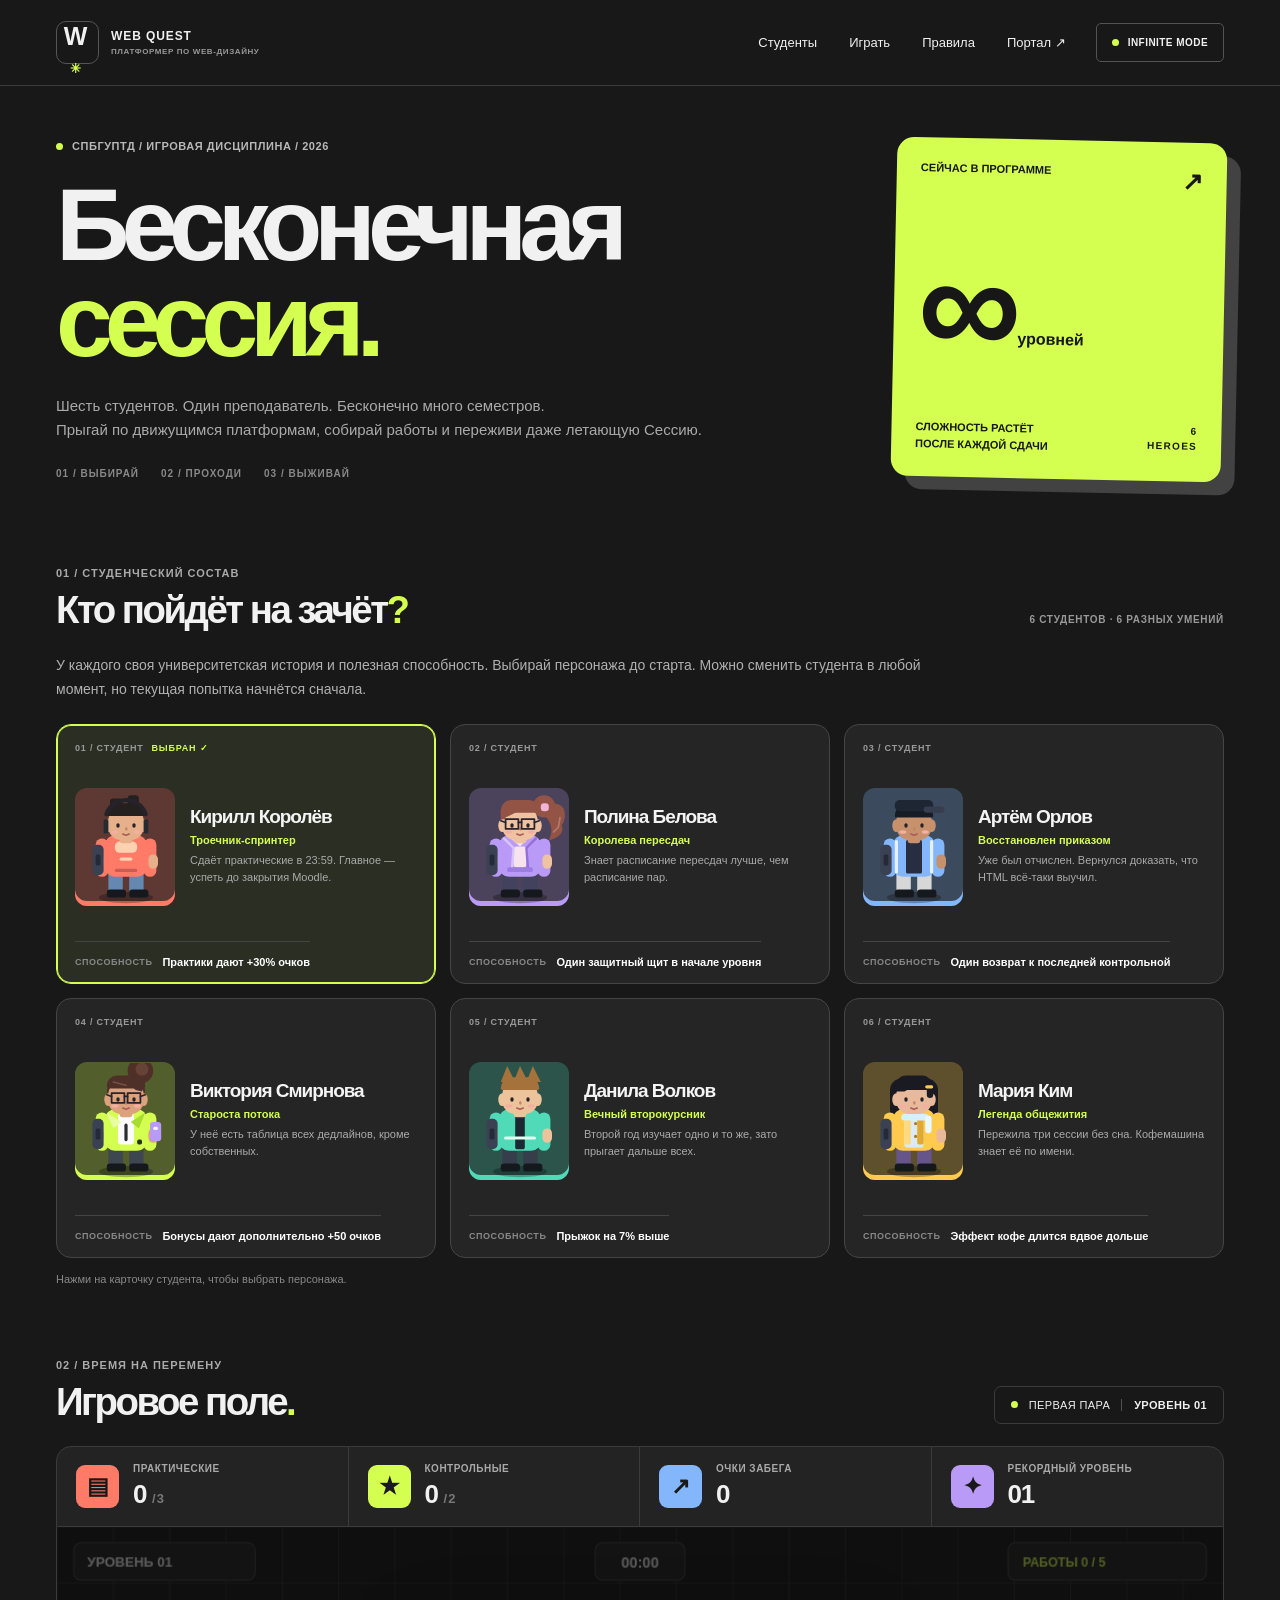
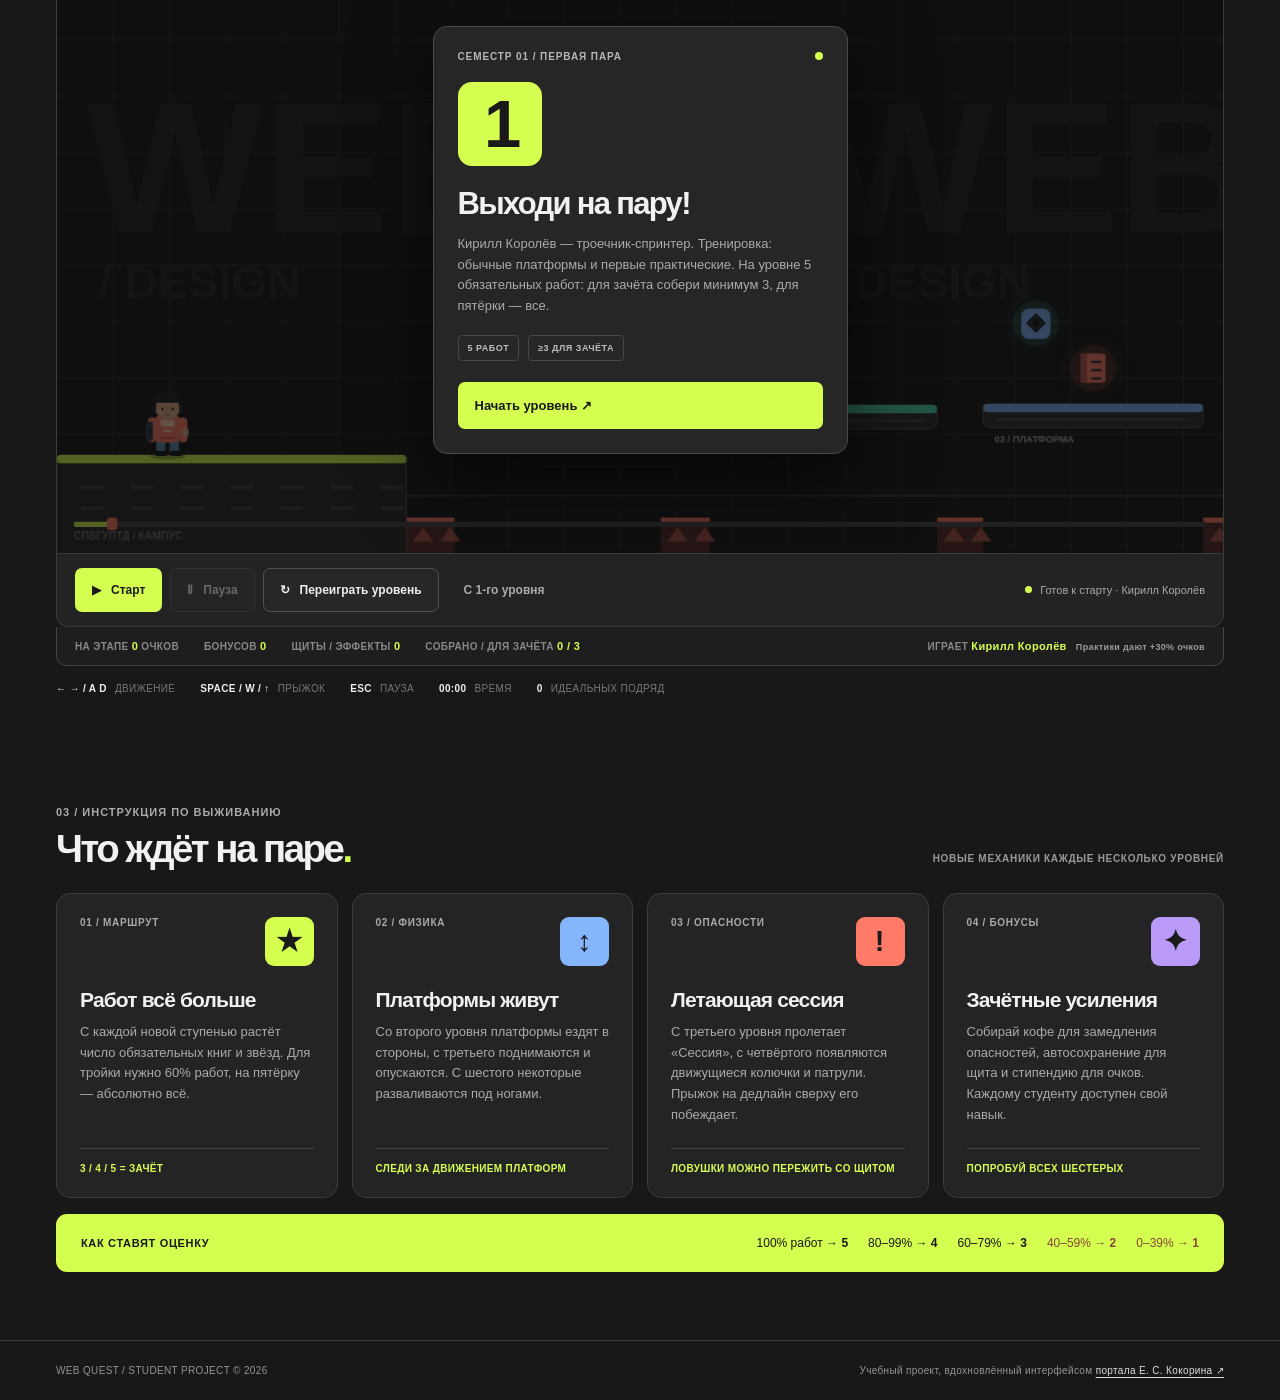
<file: index.html>
<!doctype html>
<html lang="ru">
<head>
  <meta charset="utf-8">
  <meta name="viewport" content="width=device-width,initial-scale=1,viewport-fit=cover">
  <meta name="theme-color" content="#181818">
  <meta name="description" content="WEB QUEST — бесконечный платформер о сдаче веб-дизайна: практические работы, контрольные точки, дедлайны и оценки.">
  <title>WEB QUEST — Бесконечная сессия</title>
  <link rel="stylesheet" href="style.css">
</head>
<body>
  <header class="topbar">
    <div class="shell header-inner">
      <a class="identity" href="#top" aria-label="WEB QUEST — к началу">
        <span class="identity-icon">W<span>✳</span></span>
        <span><strong>WEB QUEST</strong><small>ПЛАТФОРМЕР ПО WEB-ДИЗАЙНУ</small></span>
      </a>
      <nav class="nav" aria-label="Навигация">
        <a href="#students">Студенты</a><a href="#game">Играть</a>
        <a href="#how">Правила</a>
        <a href="https://needle.voklaf.ru/teacher-portal/#courses" target="_blank" rel="noopener noreferrer">Портал ↗</a>
      </nav>
      <span class="status-pill"><i></i> INFINITE MODE</span>
    </div>
  </header>
  <main id="top" class="shell">
    <section class="hero" aria-labelledby="hero-title">
      <div class="hero-left">
        <div class="eyebrow"><span class="eyebrow-dot"></span> СПБГУПТД / ИГРОВАЯ ДИСЦИПЛИНА / 2026</div>
        <h1 id="hero-title">Бесконечная<br><em>сессия.</em></h1>
        <p class="hero-subtitle">Шесть студентов. Один преподаватель. Бесконечно много семестров.<br>Прыгай по движущимся платформам, собирай работы и переживи даже летающую Сессию.</p>
        <div class="hero-tags"><span>01 / ВЫБИРАЙ</span><span>02 / ПРОХОДИ</span><span>03 / ВЫЖИВАЙ</span></div>
      </div>
      <div class="hero-card" aria-label="Карточка игры">
        <div class="hero-card-top"><strong>СЕЙЧАС В ПРОГРАММЕ</strong><span>↗</span></div>
        <div class="hero-big">∞<span>уровней</span></div>
        <div class="hero-card-footer"><div>СЛОЖНОСТЬ РАСТЁТ<br>ПОСЛЕ КАЖДОЙ СДАЧИ</div><span>6<br>HEROES</span></div>
      </div>
    </section>

    <section class="roster" id="students" aria-labelledby="roster-title">
      <div class="section-head"><div><span class="small-label">01 / СТУДЕНЧЕСКИЙ СОСТАВ</span><h2 id="roster-title">Кто пойдёт на зачёт<span class="accent-dot">?</span></h2></div><span class="rules-side">6 СТУДЕНТОВ · 6 РАЗНЫХ УМЕНИЙ</span></div>
      <p class="roster-intro">У каждого своя университетская история и полезная способность. Выбирай персонажа до старта. Можно сменить студента в любой момент, но текущая попытка начнётся сначала.</p>
      <div id="characterGrid" class="character-grid" aria-label="Выбор персонажа"></div>
      <p id="characterHelp" class="character-help" role="status">Нажми на карточку студента, чтобы выбрать персонажа.</p>
    </section>

    <section class="game-section" id="game" aria-label="Игра WEB QUEST">
      <div class="section-head"><div><span class="small-label">02 / ВРЕМЯ НА ПЕРЕМЕНУ</span><h2>Игровое поле<span class="accent-dot">.</span></h2></div><div class="difficulty-pill"><i id="difficultyDot"></i><span id="difficultyText">РАЗМИНКА</span><strong id="levelDisplay">УРОВЕНЬ 01</strong></div></div>
      <div class="scoreboard">
        <div class="score-cell"><span class="metric-icon coral">▤</span><div><span class="metric-label">ПРАКТИЧЕСКИЕ</span><strong id="bookCount">0 <small>/ 3</small></strong></div></div>
        <div class="score-cell"><span class="metric-icon lime">★</span><div><span class="metric-label">КОНТРОЛЬНЫЕ</span><strong id="starCount">0 <small>/ 2</small></strong></div></div>
        <div class="score-cell"><span class="metric-icon blue">↗</span><div><span class="metric-label">ОЧКИ ЗАБЕГА</span><strong id="bankCount">0</strong></div></div>
        <div class="score-cell"><span class="metric-icon purple">✦</span><div><span class="metric-label">РЕКОРДНЫЙ УРОВЕНЬ</span><strong id="bestLevel">01</strong></div></div>
      </div>
      <div class="board" id="board">
        <canvas id="gameCanvas" width="1120" height="600" tabindex="0" aria-label="Бесконечный платформер. Стрелки или A/D для движения, пробел, W или стрелка вверх для прыжка. Собирайте работы и добирайтесь до преподавателя."></canvas>
        <div class="overlay" id="overlay" aria-live="polite">
          <div class="overlay-card">
            <div class="overlay-head"><span id="overlayKicker">СТАРТ / УРОВЕНЬ 01</span><span class="tiny-dot"></span></div>
            <div class="overlay-number" id="overlayVisual">∞</div>
            <h3 id="overlayTitle">Выходи на пару!</h3>
            <p id="overlayMessage">Собирай практические и контрольные. Для зачёта нужно минимум 60%, а для пятёрки — все работы. Не попадись летающей Сессии!</p>
            <div class="overlay-facts"><span id="overlayFact1">5 РАБОТ</span><span id="overlayFact2">1 ФИНИШ</span></div>
            <button class="button button-lime overlay-cta" type="button" id="overlayButton">Начать игру <span>↗</span></button>
          </div>
        </div>
      </div>
      <div class="toolbar">
        <div class="toolbar-buttons">
          <button id="startButton" class="button button-lime" type="button"><span>▶</span><span id="startButtonText">Старт</span></button>
          <button id="pauseButton" class="button button-outline" type="button" disabled><span>Ⅱ</span><span id="pauseButtonText">Пауза</span></button>
          <button id="restartButton" class="button button-outline" type="button"><span>↻</span> Переиграть уровень</button>
          <button id="resetButton" class="button button-quiet" type="button">С 1-го уровня</button>
          <button id="recordButton" class="button button-quiet" type="button" hidden>С рекордного ↗</button>
        </div>
        <div class="toolbar-status"><span class="pulse-dot"></span><span id="statusLine" role="status">Ожидание старта</span></div>
      </div>
      <div class="run-boosts" aria-label="Бонусы текущего уровня">
        <span>НА ЭТАПЕ <b id="stagePoints">0</b> ОЧКОВ</span>
        <span>БОНУСОВ <b id="bonusCounter">0</b></span>
        <span>ЩИТЫ / ЭФФЕКТЫ <b id="shieldCount">0</b></span>
        <span>СОБРАНО / ДЛЯ ЗАЧЁТА <b id="passCount">0 / 3</b></span>
        <span>ИГРАЕТ <b id="selectedStudentName">Кирилл Королёв</b> <small id="selectedStudentPerk">Практики дают +30% очков</small></span>
      </div>
      <div class="touch-controls" aria-label="Экранное управление">
        <div class="touch-dpad"><button type="button" data-control="left" aria-label="Влево">←</button><button type="button" data-control="right" aria-label="Вправо">→</button></div>
        <button class="touch-jump" type="button" data-control="jump" aria-label="Прыжок">↑ <span>ПРЫЖОК</span></button>
      </div>
      <div class="below-board"><span><b>← → / A D</b> ДВИЖЕНИЕ</span><span><b>SPACE / W / ↑</b> ПРЫЖОК</span><span><b>ESC</b> ПАУЗА</span><span><b id="runTimer">00:00</b> ВРЕМЯ</span><span><b id="streakCount">0</b> ИДЕАЛЬНЫХ ПОДРЯД</span></div>
    </section>

    <section class="rules" id="how" aria-labelledby="rules-title">
      <div class="section-head"><div><span class="small-label">03 / ИНСТРУКЦИЯ ПО ВЫЖИВАНИЮ</span><h2 id="rules-title">Что ждёт на паре<span class="accent-dot">.</span></h2></div><span class="rules-side">НОВЫЕ МЕХАНИКИ КАЖДЫЕ НЕСКОЛЬКО УРОВНЕЙ</span></div>
      <div class="rule-grid">
        <article class="rule-card"><div class="rule-top"><span>01 / МАРШРУТ</span><span class="rule-icon lime">★</span></div><h3>Работ всё больше</h3><p>С каждой новой ступенью растёт число обязательных книг и звёзд. Для тройки нужно 60% работ, на пятёрку — абсолютно всё.</p><div class="rule-key">3 / 4 / 5 = ЗАЧЁТ</div></article>
        <article class="rule-card"><div class="rule-top"><span>02 / ФИЗИКА</span><span class="rule-icon blue">↕</span></div><h3>Платформы живут</h3><p>Со второго уровня платформы ездят в стороны, с третьего поднимаются и опускаются. С шестого некоторые разваливаются под ногами.</p><div class="rule-key">СЛЕДИ ЗА ДВИЖЕНИЕМ ПЛАТФОРМ</div></article>
        <article class="rule-card"><div class="rule-top"><span>03 / ОПАСНОСТИ</span><span class="rule-icon coral">!</span></div><h3>Летающая сессия</h3><p>С третьего уровня пролетает «Сессия», с четвёртого появляются движущиеся колючки и патрули. Прыжок на дедлайн сверху его побеждает.</p><div class="rule-key">ЛОВУШКИ МОЖНО ПЕРЕЖИТЬ СО ЩИТОМ</div></article>
        <article class="rule-card"><div class="rule-top"><span>04 / БОНУСЫ</span><span class="rule-icon purple">✦</span></div><h3>Зачётные усиления</h3><p>Собирай кофе для замедления опасностей, автосохранение для щита и стипендию для очков. Каждому студенту доступен свой навык.</p><div class="rule-key">ПОПРОБУЙ ВСЕХ ШЕСТЕРЫХ</div></article>
      </div>
      <div class="grading"><strong>КАК СТАВЯТ ОЦЕНКУ</strong><div><span>100% работ <b>→ 5</b></span><span>80–99% <b>→ 4</b></span><span>60–79% <b>→ 3</b></span><span class="bad">40–59% <b>→ 2</b></span><span class="bad">0–39% <b>→ 1</b></span></div></div>
    </section>
  </main>
  <footer class="footer"><div class="shell"><span>WEB QUEST / STUDENT PROJECT © 2026</span><span>Учебный проект, вдохновлённый интерфейсом <a href="https://needle.voklaf.ru/teacher-portal/" target="_blank" rel="noopener noreferrer">портала Е. С. Кокорина ↗</a></span></div></footer>
  <script type="module" src="main.js"></script>
</body>
</html>
</file>
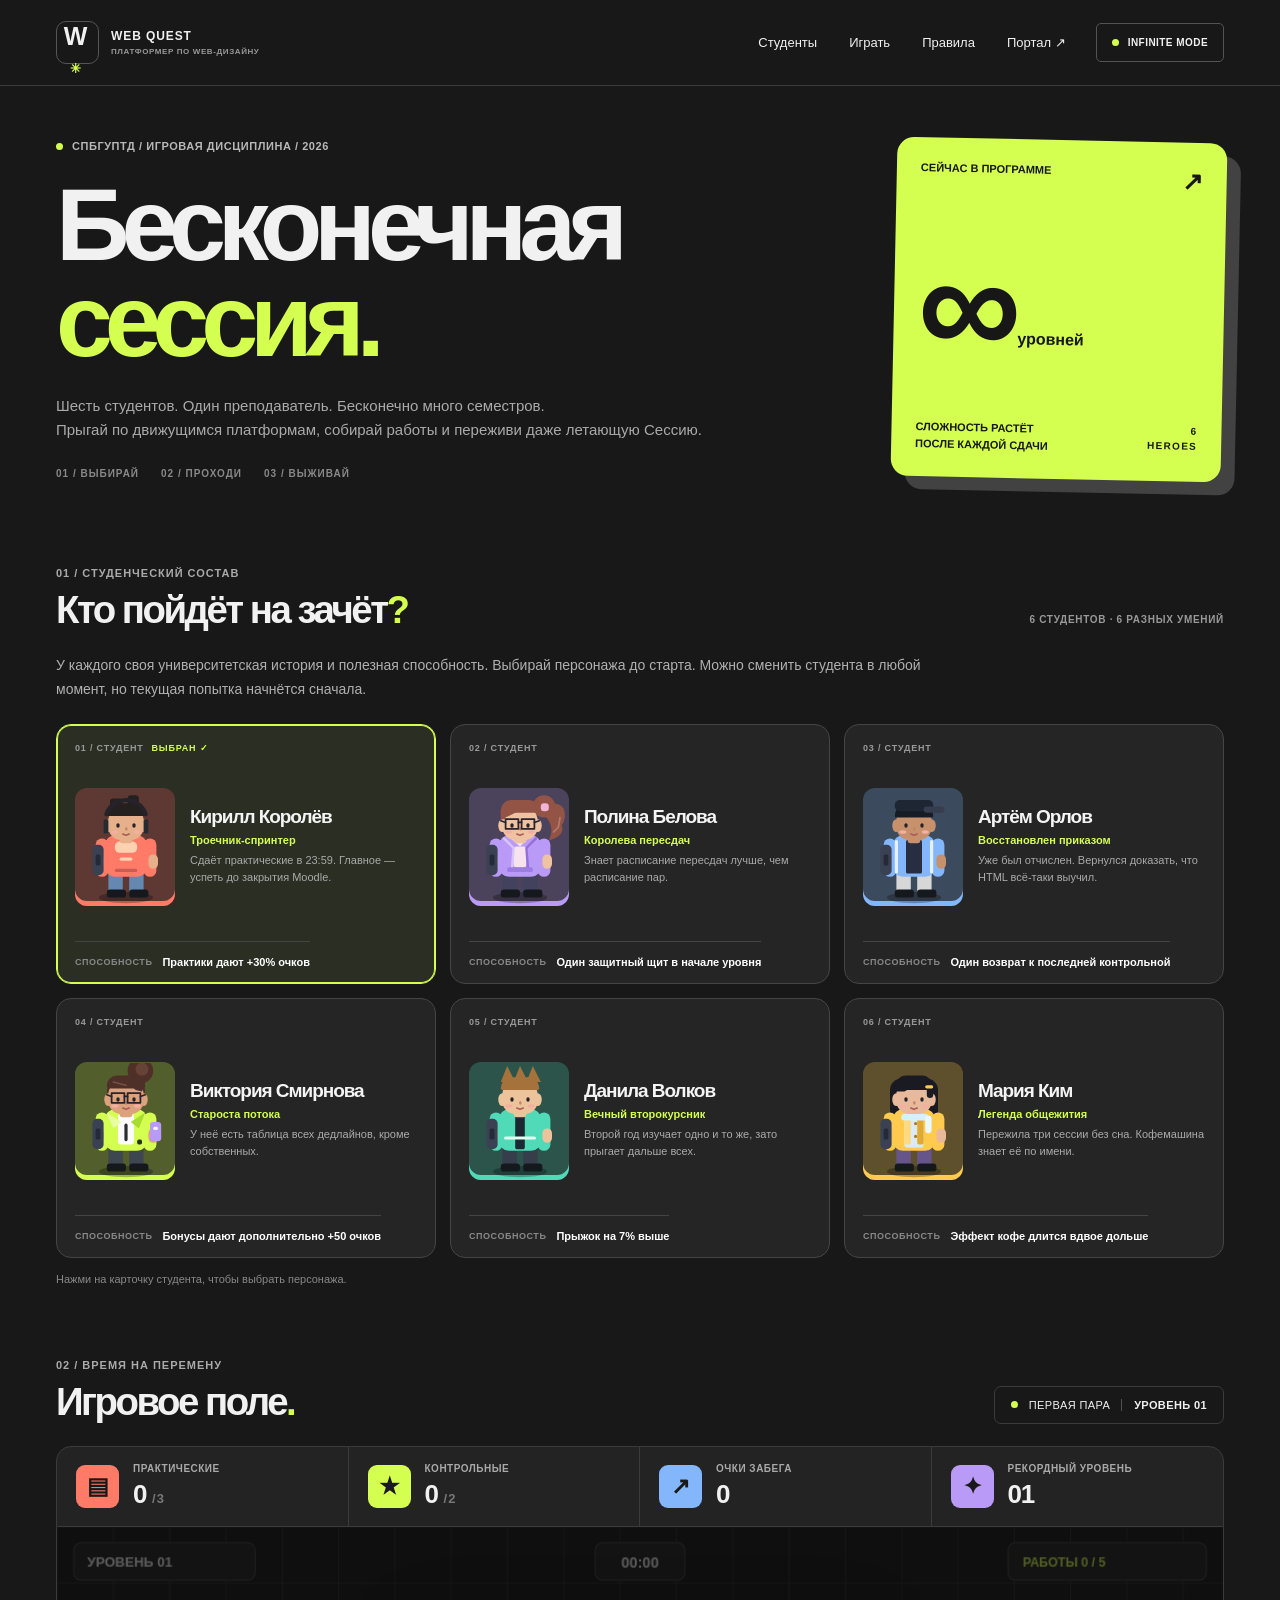
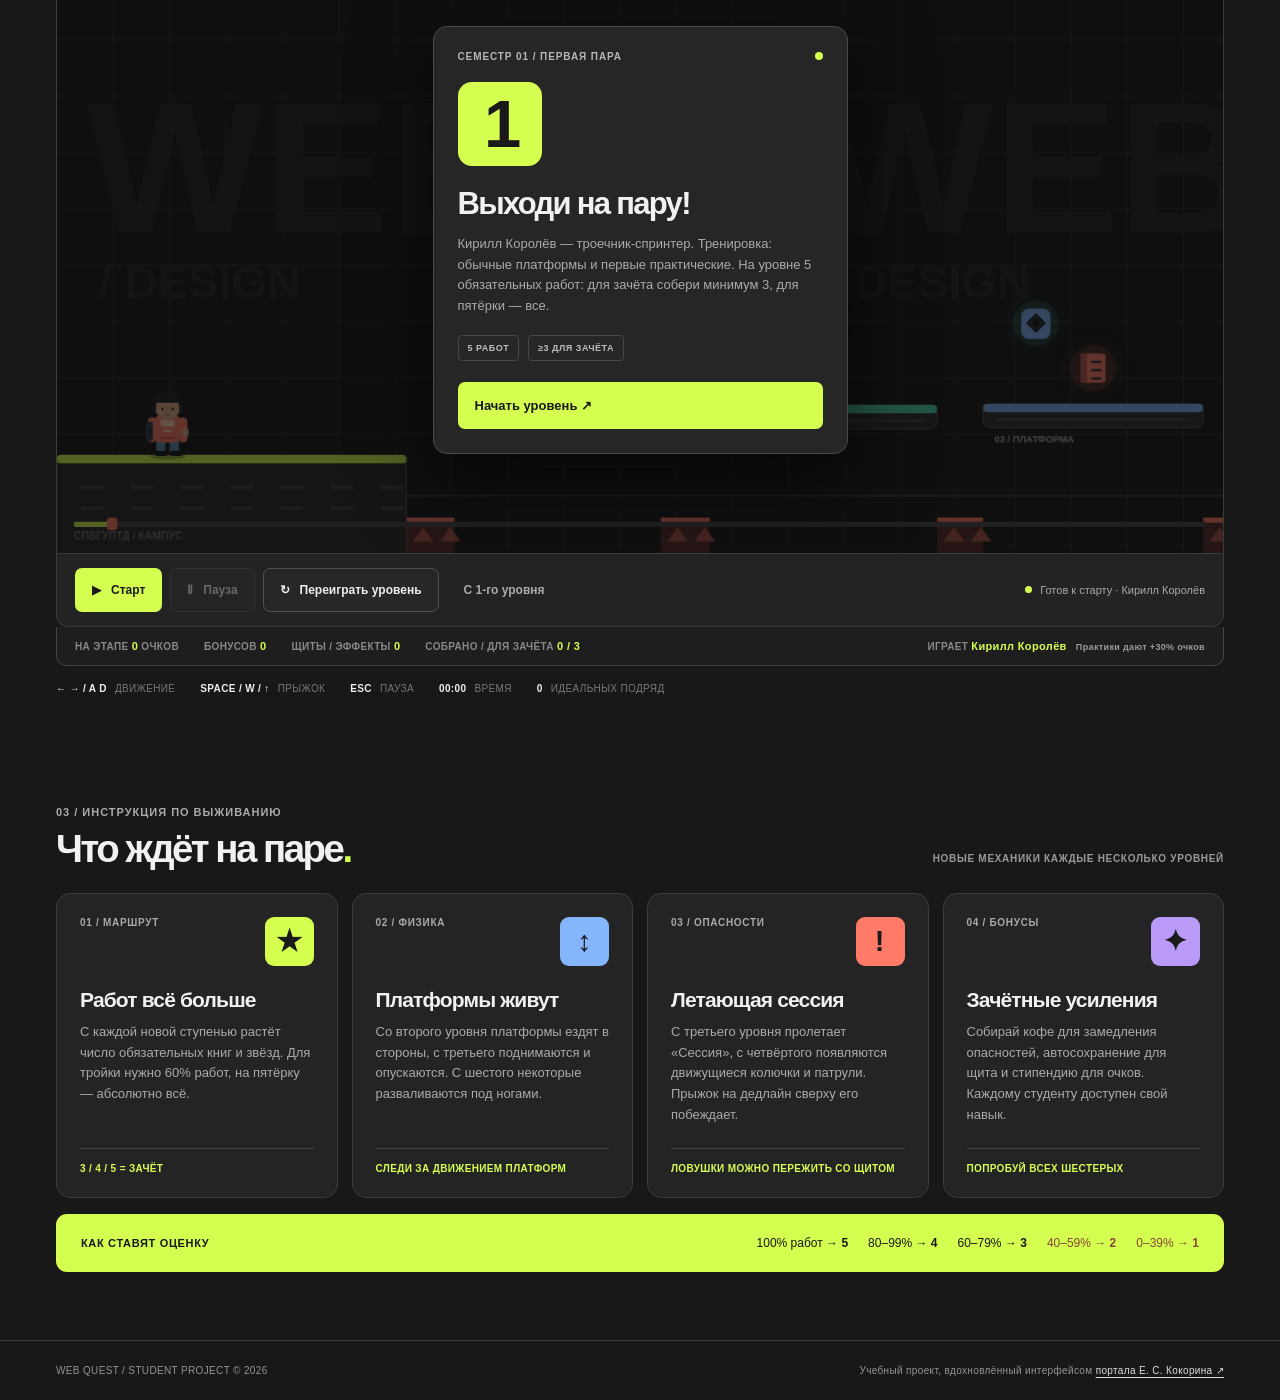
<file: play.html>
<!doctype html>
<html lang="ru">
<head>
  <meta charset="utf-8">
  <meta name="viewport" content="width=device-width,initial-scale=1,viewport-fit=cover">
  <meta name="theme-color" content="#181818">
  <meta name="description" content="WEB QUEST — бесконечный платформер о сдаче веб-дизайна: практические работы, контрольные точки, дедлайны и оценки.">
  <title>WEB QUEST — Бесконечная сессия</title>
  <style>
:root{color-scheme:dark;--bg:#181818;--panel:#222;--line:#3b3b3b;--muted:#a3a3a3;--ink:#f1f1f1;--lime:#d5ff50;--coral:#ff7b68;--blue:#83b6fa;--purple:#b99af7;--mint:#50dab8}
*{box-sizing:border-box}html{scroll-behavior:smooth;overflow-anchor:none}body{margin:0;background:var(--bg);color:var(--ink);font-family:Inter,-apple-system,BlinkMacSystemFont,"Segoe UI",Arial,sans-serif;-webkit-font-smoothing:antialiased}button{font:inherit}a{color:inherit;text-decoration:none}button:focus-visible,a:focus-visible,canvas:focus-visible{outline:2px solid var(--blue);outline-offset:3px}button:disabled{opacity:.34;cursor:not-allowed}.shell{width:min(1440px,calc(100% - 112px));margin:auto}
.topbar{border-bottom:1px solid var(--line);height:86px}.header-inner{display:flex;align-items:center;height:100%;gap:30px}.identity{display:flex;align-items:center;gap:12px;flex-shrink:0}.identity-icon{width:43px;height:43px;border:1px solid #555;display:grid;place-items:center;border-radius:10px;font-weight:900;font-size:25px;letter-spacing:-.13em;padding-right:7px}.identity-icon span{color:var(--lime);font-size:13px;letter-spacing:0;margin-left:2px;align-self:start;margin-top:10px}.identity>span:last-child{display:flex;flex-direction:column;gap:4px}.identity strong{font-size:12px;letter-spacing:.075em}.identity small{font-size:8px;letter-spacing:.075em;color:#999;font-weight:700}.nav{display:flex;margin-left:auto;gap:32px;align-items:center;font-size:13px}.nav a:hover,.footer a:hover{color:var(--lime)}.status-pill{border:1px solid #535353;border-radius:5px;padding:13px 15px;display:flex;align-items:center;gap:9px;font-weight:800;letter-spacing:.045em;font-size:10px;white-space:nowrap}.status-pill i,.pulse-dot,.difficulty-pill i,.eyebrow-dot{display:inline-block;width:7px;height:7px;border-radius:50%;background:var(--lime);flex-shrink:0}
.hero{display:grid;grid-template-columns:minmax(0,1fr) 330px;gap:54px;padding:54px 0 58px;align-items:stretch}.hero-left{display:flex;flex-direction:column;justify-content:center}.eyebrow{display:flex;align-items:center;gap:9px;color:#b8b8b8;font-size:11px;font-weight:800;letter-spacing:.05em;margin-bottom:25px}h1,h2,h3,p{margin-top:0}.hero h1{font-size:clamp(67px,8vw,118px);letter-spacing:-.079em;line-height:.94;margin-bottom:24px;font-weight:800}.hero h1 em{font-style:normal;color:var(--lime)}.hero-subtitle{font-size:15px;color:#aaa;line-height:1.65;margin-bottom:25px}.hero-tags{display:flex;gap:22px;font-size:10px;font-weight:800;letter-spacing:.1em;color:#888}.hero-card{background:var(--lime);color:#171717;border-radius:17px;min-height:270px;box-shadow:14px 13px 0 #424242;transform:rotate(1.2deg);padding:24px;display:flex;flex-direction:column;justify-content:space-between}.hero-card-top,.hero-card-footer{display:flex;justify-content:space-between;gap:12px;font-size:11px;font-weight:850}.hero-card-top span{font-size:25px}.hero-big{font-size:145px;line-height:.75;font-weight:900;letter-spacing:-.12em;display:flex;align-items:end}.hero-big span{font-size:16px;letter-spacing:0;margin:0 0 15px 14px}.hero-card-footer{line-height:1.55}.hero-card-footer span{font-size:10px;text-align:right;letter-spacing:.13em}
.game-section{padding-bottom:43px}.section-head{display:flex;justify-content:space-between;align-items:end;gap:24px;margin-bottom:22px}.small-label{font-size:11px;letter-spacing:.09em;font-weight:850;color:#aaa}.section-head h2{margin:7px 0 0;font-size:clamp(30px,3vw,44px);font-weight:780;letter-spacing:-.065em}.accent-dot{color:var(--lime)}.difficulty-pill{display:flex;align-items:center;gap:11px;padding:12px 16px;border:1px solid var(--line);border-radius:7px;font-size:11px;letter-spacing:.035em}.difficulty-pill strong{border-left:1px solid #505050;padding-left:12px;font-size:11px}.scoreboard{border:1px solid var(--line);border-radius:15px 15px 0 0;display:grid;grid-template-columns:repeat(4,minmax(0,1fr));overflow:hidden;background:#232323}.score-cell{padding:16px 19px;display:flex;align-items:center;gap:14px;min-width:0;border-right:1px solid var(--line)}.score-cell:last-child{border:0}.metric-icon{width:43px;height:43px;flex-shrink:0;border-radius:9px;display:grid;place-items:center;color:#191919;font-size:23px;font-weight:800}.metric-icon.coral{background:var(--coral)}.metric-icon.lime{background:var(--lime)}.metric-icon.blue{background:var(--blue)}.metric-icon.purple{background:var(--purple)}.metric-label{font-size:10px;letter-spacing:.05em;color:#a9a9a9;font-weight:800;display:block}.score-cell strong{display:block;font-size:26px;letter-spacing:-.05em;line-height:1.25;margin-top:4px}.score-cell strong small{font-size:13px;color:#777}.board{height:auto;aspect-ratio:1120 / 600;background:#191919;position:relative;overflow:hidden;border-left:1px solid var(--line);border-right:1px solid var(--line);overflow-anchor:none}.board canvas{display:block;width:100%;height:100%;touch-action:none}.overlay{position:absolute;inset:0;background:rgba(10,10,10,.64);display:flex;align-items:center;justify-content:center;padding:16px}.overlay[hidden]{display:none}.overlay-card{width:min(415px,98%);background:#262626;border:1px solid #4b4b4b;border-radius:14px;box-shadow:0 24px 80px #0009;padding:24px;text-align:left}.overlay-head{display:flex;justify-content:space-between;align-items:center;color:#b7b7b7;font-size:10px;letter-spacing:.09em;font-weight:900}.tiny-dot{width:8px;height:8px;background:var(--lime);border-radius:50%}.overlay-number{width:84px;height:84px;display:grid;place-items:center;background:var(--lime);color:#191919;border-radius:14px;font-size:67px;line-height:1;font-weight:900;letter-spacing:-.09em;margin:20px 0}.overlay-card h3{font-size:31px;letter-spacing:-.055em;margin:0 0 12px}.overlay-card p{font-size:13px;line-height:1.6;color:#aaa;margin:0 0 18px}.overlay-facts{display:flex;gap:9px;margin:0 0 21px;flex-wrap:wrap}.overlay-facts span{font-size:9px;font-weight:850;letter-spacing:.055em;border:1px solid #484848;border-radius:4px;padding:7px 9px;color:#bdbdbd}.button{border:1px solid transparent;border-radius:7px;display:inline-flex;align-items:center;justify-content:center;gap:10px;min-height:44px;padding:12px 16px;cursor:pointer;font-size:12px;font-weight:850;transition:background .15s ease,transform .15s ease;white-space:nowrap}.button:not(:disabled):hover{transform:translateY(-1px)}.button-lime{background:var(--lime);color:#191919}.button-lime:hover{background:#c6ef3a}.button-outline{background:#272727;border-color:#505050;color:#eee}.button-outline:hover{background:#323232}.button-quiet{background:transparent;color:#aaa}.button-quiet:hover{color:#fff}.button[hidden]{display:none}.overlay-cta{width:100%;justify-content:space-between;font-size:13px;min-height:47px}.overlay-cta span{font-size:19px}
.toolbar{display:flex;justify-content:space-between;align-items:center;gap:16px;flex-wrap:wrap;border:1px solid var(--line);border-radius:0 0 12px 12px;background:#232323;padding:14px 18px;overflow-anchor:none}.toolbar-buttons{display:flex;flex-wrap:wrap;gap:8px}.toolbar-status{font-size:11px;color:#aaa;display:flex;align-items:center;gap:8px}.touch-controls{display:none;justify-content:space-between;gap:16px;margin-top:14px}.touch-controls button{min-width:83px;height:64px;background:#2c2c2c;color:#fff;border:1px solid #525252;border-radius:9px;font-size:28px;font-weight:800;touch-action:none;user-select:none;-webkit-user-select:none}.touch-controls button.is-pressed{background:var(--lime);color:#191919}.touch-dpad{display:flex;gap:12px}.touch-controls .touch-jump{background:var(--lime);color:#171717;display:flex;align-items:center;justify-content:center;gap:12px;padding:0 20px}.touch-jump span{font-size:11px;letter-spacing:.07em}.below-board{display:flex;justify-content:flex-start;gap:25px;flex-wrap:wrap;padding:17px 0;color:#777;font-size:10px;letter-spacing:.035em}.below-board b{color:#eee;margin-right:5px}
.rules{padding:48px 0 68px}.rules-side{font-size:10px;letter-spacing:.07em;color:#999;font-weight:800;margin-bottom:7px}.rule-grid{display:grid;grid-template-columns:repeat(3,1fr);gap:14px}.rule-card{border:1px solid var(--line);background:#242424;border-radius:14px;padding:23px;min-height:268px;display:flex;flex-direction:column}.rule-top{display:flex;justify-content:space-between;align-items:start;color:#aaa;font-size:10px;font-weight:800;letter-spacing:.07em}.rule-icon{width:49px;height:49px;display:grid;place-items:center;font-size:29px;font-weight:900;border-radius:9px;color:#1a1a1a}.rule-icon.lime{background:var(--lime)}.rule-icon.coral{background:var(--coral)}.rule-icon.purple{background:var(--purple)}.rule-card h3{margin:22px 0 10px;letter-spacing:-.04em;font-size:23px}.rule-card p{font-size:13px;color:#aaa;line-height:1.6;margin:0 0 20px}.rule-key{border-top:1px solid #434343;padding-top:14px;margin-top:auto;color:var(--lime);letter-spacing:.035em;font-size:10px;font-weight:850}.grading{background:#d5ff50;color:#181818;margin-top:16px;padding:22px 25px;border-radius:11px;display:flex;justify-content:space-between;gap:25px;align-items:center}.grading>strong{font-size:11px;letter-spacing:.06em}.grading>div{display:flex;flex-wrap:wrap;gap:10px 20px;font-size:12px}.grading .bad{color:#844838}.footer{border-top:1px solid #393939;padding:24px 0;color:#949494;font-size:10px;letter-spacing:.035em}.footer .shell{display:flex;gap:24px;justify-content:space-between}.footer a{color:#ddd;text-decoration:underline;text-underline-offset:3px}
@media(max-width:1050px){.shell{width:calc(100% - 48px)}.hero{grid-template-columns:1fr 270px;gap:28px}.hero-card{min-height:230px}.hero-big{font-size:118px}.score-cell{padding:13px 11px;gap:9px}.metric-icon{width:35px;height:35px;font-size:20px}.metric-label{font-size:9px}.toolbar-status{width:100%}}
@media(max-width:760px){.topbar{height:71px}.identity small{display:none}.nav{gap:16px}.nav a{font-size:11px}.status-pill{display:none}.hero{display:block;padding:38px 0 43px}.hero h1{font-size:clamp(59px,12vw,88px)}.hero-subtitle{font-size:13px}.hero-card{display:none}.section-head h2{font-size:32px}.difficulty-pill{padding:9px}.scoreboard{grid-template-columns:repeat(2,1fr)}.score-cell:nth-child(2){border-right:0}.score-cell:nth-child(-n+2){border-bottom:1px solid var(--line)}.score-cell{padding:12px}.board{height:360px;aspect-ratio:auto}.rule-grid{grid-template-columns:1fr}.rule-card{min-height:0}.rule-card h3{margin-top:12px}.rules-side{display:none}.grading{align-items:start;flex-direction:column}.touch-controls{display:flex}.below-board{gap:12px 22px}.footer .shell{flex-direction:column}}
@media(max-width:520px){.shell{width:calc(100% - 28px)}.header-inner{gap:8px}.identity strong{font-size:12px}.identity-icon{width:34px;height:34px;font-size:20px}.identity-icon span{font-size:10px;margin-top:8px}.nav{gap:13px}.nav a:last-child{display:none}.eyebrow{font-size:9px}.hero h1{font-size:clamp(50px,12.8vw,75px)}.hero-tags{gap:11px;font-size:8px}.section-head{align-items:start;gap:8px}.section-head h2{font-size:29px}.difficulty-pill{display:flex;flex-direction:column;gap:4px;font-size:9px}.difficulty-pill strong{border-left:0;padding-left:0;font-size:9px}.score-cell strong{font-size:23px}.metric-label{font-size:8px}.board{height:390px}.overlay-card{width:min(330px,98%);padding:16px}.overlay-number{width:56px;height:56px;font-size:42px;margin:11px 0}.overlay-card h3{font-size:25px;margin-bottom:8px}.overlay-card p{font-size:12px;line-height:1.45;margin-bottom:10px}.overlay-facts{margin-bottom:12px}.overlay-facts span{padding:5px;font-size:8px}.overlay-cta{min-height:40px}.toolbar{padding:10px}.toolbar-buttons{gap:6px}.toolbar-buttons .button{min-height:38px;padding:9px 10px;font-size:10px}.touch-controls button{min-width:75px}.touch-controls .touch-jump{padding:0 15px}}
@media(pointer:coarse) and (min-width:761px){.touch-controls{display:flex}}
@media(prefers-reduced-motion:reduce){html{scroll-behavior:auto}*,*:before,*:after{transition:none!important}}
/* Student roster / generated-game extras. Styling follows the teacher portal dark cards. */
.roster{padding:26px 0 70px;scroll-margin-top:25px}
.roster-intro{max-width:870px;color:#b0b0b0;font-size:14px;line-height:1.7;margin:0 0 22px}
.character-grid{display:grid;grid-template-columns:repeat(3,minmax(0,1fr));gap:14px}
.student-card{font-family:inherit;cursor:pointer;text-align:left;border-radius:15px;display:flex;flex-direction:column;gap:17px;padding:18px 18px 15px;border:1px solid #454545;background:#252525;color:#f4f4f4;transition:transform .15s,background .15s,border-color .15s;min-height:260px}
.student-card:hover{transform:translateY(-3px);border-color:#8a8a8a;background:#2b2b2b}
.student-card.is-selected{border-color:var(--lime);background:#2a2e23;box-shadow:inset 0 0 0 1px var(--lime)}
.student-top{display:flex;justify-content:space-between;align-items:center;gap:8px;font-size:9px;font-weight:900;letter-spacing:.09em;color:#999}
.student-pick{color:var(--lime);opacity:0}
.student-card.is-selected .student-pick{opacity:1}
.student-main{display:flex;gap:15px;align-items:center;flex:1;min-width:0}
.student-portrait{width:100px;min-width:100px;height:118px;display:flex;align-items:center;justify-content:center;border-radius:12px;background:color-mix(in srgb,var(--student-accent) 28%,#202020);box-shadow:inset 0 -5px 0 var(--student-accent)}
.student-portrait canvas{display:block;width:96px;height:115px}
.student-info{min-width:0;display:flex;flex-direction:column;gap:6px}
.student-info strong{font-size:19px;letter-spacing:-.055em;line-height:1.1}
.student-info em{font-size:11px;font-style:normal;font-weight:800;color:var(--lime)}
.student-story{font-size:11px;color:#aaa;line-height:1.55}
.student-perk{border-top:1px solid #444;display:flex;justify-content:space-between;align-items:center;gap:10px;padding-top:14px}
.student-perk span{font-size:9px;color:#888;font-weight:900;letter-spacing:.06em;flex-shrink:0}
.student-perk b{font-size:11px;text-align:right;font-weight:750;color:#fff}
.character-help{font-size:11px;color:#888;margin:15px 0 0}
.rule-icon.blue{background:var(--blue)}
.rule-grid{grid-template-columns:repeat(4,minmax(0,1fr))}
.rule-card{min-height:305px}
.rule-card h3{font-size:21px}
.run-boosts{display:flex;align-items:center;gap:13px 25px;flex-wrap:wrap;padding:13px 18px;border:1px solid #414141;border-top:0;background:#1e1e1e;border-radius:0 0 10px 10px;color:#898989;font-size:10px;letter-spacing:.035em;font-weight:800;overflow-anchor:none}
.run-boosts b{color:var(--lime);font-size:11px}
.run-boosts small{color:#9b9b9b;display:inline-block;font-size:9px;padding-left:6px}
.run-boosts>span:last-child{margin-left:auto}
@media(max-width:1180px){.character-grid{grid-template-columns:repeat(2,minmax(0,1fr))}.rule-grid{grid-template-columns:repeat(2,minmax(0,1fr))}.rule-card{min-height:260px}}
@media(max-width:760px){.roster{padding:0 0 48px}.student-card{min-height:250px}.student-main{gap:10px}.student-portrait{width:85px;min-width:85px}.student-info strong{font-size:17px}.student-perk{align-items:start;flex-direction:column;gap:5px}.student-perk b{text-align:left}.run-boosts>span:last-child{margin-left:0}}
@media(max-width:560px){.character-grid{grid-template-columns:1fr;gap:10px}.student-card{min-height:0;padding:14px;gap:11px}.student-main{align-items:center;gap:17px}.student-portrait{width:95px;min-width:95px}.student-info strong{font-size:20px}.student-perk{flex-direction:row}.student-perk b{text-align:right}.rule-grid{grid-template-columns:1fr}.rule-card{min-height:0}.nav a[href='#how']{display:none}.run-boosts{padding:12px}.run-boosts span{flex:1 1 42%}}

</style>
</head>
<body>
  <header class="topbar">
    <div class="shell header-inner">
      <a class="identity" href="#top" aria-label="WEB QUEST — к началу">
        <span class="identity-icon">W<span>✳</span></span>
        <span><strong>WEB QUEST</strong><small>ПЛАТФОРМЕР ПО WEB-ДИЗАЙНУ</small></span>
      </a>
      <nav class="nav" aria-label="Навигация">
        <a href="#students">Студенты</a><a href="#game">Играть</a>
        <a href="#how">Правила</a>
        <a href="https://needle.voklaf.ru/teacher-portal/#courses" target="_blank" rel="noopener noreferrer">Портал ↗</a>
      </nav>
      <span class="status-pill"><i></i> INFINITE MODE</span>
    </div>
  </header>
  <main id="top" class="shell">
    <section class="hero" aria-labelledby="hero-title">
      <div class="hero-left">
        <div class="eyebrow"><span class="eyebrow-dot"></span> СПБГУПТД / ИГРОВАЯ ДИСЦИПЛИНА / 2026</div>
        <h1 id="hero-title">Бесконечная<br><em>сессия.</em></h1>
        <p class="hero-subtitle">Шесть студентов. Один преподаватель. Бесконечно много семестров.<br>Прыгай по движущимся платформам, собирай работы и переживи даже летающую Сессию.</p>
        <div class="hero-tags"><span>01 / ВЫБИРАЙ</span><span>02 / ПРОХОДИ</span><span>03 / ВЫЖИВАЙ</span></div>
      </div>
      <div class="hero-card" aria-label="Карточка игры">
        <div class="hero-card-top"><strong>СЕЙЧАС В ПРОГРАММЕ</strong><span>↗</span></div>
        <div class="hero-big">∞<span>уровней</span></div>
        <div class="hero-card-footer"><div>СЛОЖНОСТЬ РАСТЁТ<br>ПОСЛЕ КАЖДОЙ СДАЧИ</div><span>6<br>HEROES</span></div>
      </div>
    </section>

    <section class="roster" id="students" aria-labelledby="roster-title">
      <div class="section-head"><div><span class="small-label">01 / СТУДЕНЧЕСКИЙ СОСТАВ</span><h2 id="roster-title">Кто пойдёт на зачёт<span class="accent-dot">?</span></h2></div><span class="rules-side">6 СТУДЕНТОВ · 6 РАЗНЫХ УМЕНИЙ</span></div>
      <p class="roster-intro">У каждого своя университетская история и полезная способность. Выбирай персонажа до старта. Можно сменить студента в любой момент, но текущая попытка начнётся сначала.</p>
      <div id="characterGrid" class="character-grid" aria-label="Выбор персонажа"></div>
      <p id="characterHelp" class="character-help" role="status">Нажми на карточку студента, чтобы выбрать персонажа.</p>
    </section>

    <section class="game-section" id="game" aria-label="Игра WEB QUEST">
      <div class="section-head"><div><span class="small-label">02 / ВРЕМЯ НА ПЕРЕМЕНУ</span><h2>Игровое поле<span class="accent-dot">.</span></h2></div><div class="difficulty-pill"><i id="difficultyDot"></i><span id="difficultyText">РАЗМИНКА</span><strong id="levelDisplay">УРОВЕНЬ 01</strong></div></div>
      <div class="scoreboard">
        <div class="score-cell"><span class="metric-icon coral">▤</span><div><span class="metric-label">ПРАКТИЧЕСКИЕ</span><strong id="bookCount">0 <small>/ 3</small></strong></div></div>
        <div class="score-cell"><span class="metric-icon lime">★</span><div><span class="metric-label">КОНТРОЛЬНЫЕ</span><strong id="starCount">0 <small>/ 2</small></strong></div></div>
        <div class="score-cell"><span class="metric-icon blue">↗</span><div><span class="metric-label">ОЧКИ ЗАБЕГА</span><strong id="bankCount">0</strong></div></div>
        <div class="score-cell"><span class="metric-icon purple">✦</span><div><span class="metric-label">РЕКОРДНЫЙ УРОВЕНЬ</span><strong id="bestLevel">01</strong></div></div>
      </div>
      <div class="board" id="board">
        <canvas id="gameCanvas" width="1120" height="600" tabindex="0" aria-label="Бесконечный платформер. Стрелки или A/D для движения, пробел, W или стрелка вверх для прыжка. Собирайте работы и добирайтесь до преподавателя."></canvas>
        <div class="overlay" id="overlay" aria-live="polite">
          <div class="overlay-card">
            <div class="overlay-head"><span id="overlayKicker">СТАРТ / УРОВЕНЬ 01</span><span class="tiny-dot"></span></div>
            <div class="overlay-number" id="overlayVisual">∞</div>
            <h3 id="overlayTitle">Выходи на пару!</h3>
            <p id="overlayMessage">Собирай практические и контрольные. Для зачёта нужно минимум 60%, а для пятёрки — все работы. Не попадись летающей Сессии!</p>
            <div class="overlay-facts"><span id="overlayFact1">5 РАБОТ</span><span id="overlayFact2">1 ФИНИШ</span></div>
            <button class="button button-lime overlay-cta" type="button" id="overlayButton">Начать игру <span>↗</span></button>
          </div>
        </div>
      </div>
      <div class="toolbar">
        <div class="toolbar-buttons">
          <button id="startButton" class="button button-lime" type="button"><span>▶</span><span id="startButtonText">Старт</span></button>
          <button id="pauseButton" class="button button-outline" type="button" disabled><span>Ⅱ</span><span id="pauseButtonText">Пауза</span></button>
          <button id="restartButton" class="button button-outline" type="button"><span>↻</span> Переиграть уровень</button>
          <button id="resetButton" class="button button-quiet" type="button">С 1-го уровня</button>
          <button id="recordButton" class="button button-quiet" type="button" hidden>С рекордного ↗</button>
        </div>
        <div class="toolbar-status"><span class="pulse-dot"></span><span id="statusLine" role="status">Ожидание старта</span></div>
      </div>
      <div class="run-boosts" aria-label="Бонусы текущего уровня">
        <span>НА ЭТАПЕ <b id="stagePoints">0</b> ОЧКОВ</span>
        <span>БОНУСОВ <b id="bonusCounter">0</b></span>
        <span>ЩИТЫ / ЭФФЕКТЫ <b id="shieldCount">0</b></span>
        <span>СОБРАНО / ДЛЯ ЗАЧЁТА <b id="passCount">0 / 3</b></span>
        <span>ИГРАЕТ <b id="selectedStudentName">Кирилл Королёв</b> <small id="selectedStudentPerk">Практики дают +30% очков</small></span>
      </div>
      <div class="touch-controls" aria-label="Экранное управление">
        <div class="touch-dpad"><button type="button" data-control="left" aria-label="Влево">←</button><button type="button" data-control="right" aria-label="Вправо">→</button></div>
        <button class="touch-jump" type="button" data-control="jump" aria-label="Прыжок">↑ <span>ПРЫЖОК</span></button>
      </div>
      <div class="below-board"><span><b>← → / A D</b> ДВИЖЕНИЕ</span><span><b>SPACE / W / ↑</b> ПРЫЖОК</span><span><b>ESC</b> ПАУЗА</span><span><b id="runTimer">00:00</b> ВРЕМЯ</span><span><b id="streakCount">0</b> ИДЕАЛЬНЫХ ПОДРЯД</span></div>
    </section>

    <section class="rules" id="how" aria-labelledby="rules-title">
      <div class="section-head"><div><span class="small-label">03 / ИНСТРУКЦИЯ ПО ВЫЖИВАНИЮ</span><h2 id="rules-title">Что ждёт на паре<span class="accent-dot">.</span></h2></div><span class="rules-side">НОВЫЕ МЕХАНИКИ КАЖДЫЕ НЕСКОЛЬКО УРОВНЕЙ</span></div>
      <div class="rule-grid">
        <article class="rule-card"><div class="rule-top"><span>01 / МАРШРУТ</span><span class="rule-icon lime">★</span></div><h3>Работ всё больше</h3><p>С каждой новой ступенью растёт число обязательных книг и звёзд. Для тройки нужно 60% работ, на пятёрку — абсолютно всё.</p><div class="rule-key">3 / 4 / 5 = ЗАЧЁТ</div></article>
        <article class="rule-card"><div class="rule-top"><span>02 / ФИЗИКА</span><span class="rule-icon blue">↕</span></div><h3>Платформы живут</h3><p>Со второго уровня платформы ездят в стороны, с третьего поднимаются и опускаются. С шестого некоторые разваливаются под ногами.</p><div class="rule-key">СЛЕДИ ЗА ДВИЖЕНИЕМ ПЛАТФОРМ</div></article>
        <article class="rule-card"><div class="rule-top"><span>03 / ОПАСНОСТИ</span><span class="rule-icon coral">!</span></div><h3>Летающая сессия</h3><p>С третьего уровня пролетает «Сессия», с четвёртого появляются движущиеся колючки и патрули. Прыжок на дедлайн сверху его побеждает.</p><div class="rule-key">ЛОВУШКИ МОЖНО ПЕРЕЖИТЬ СО ЩИТОМ</div></article>
        <article class="rule-card"><div class="rule-top"><span>04 / БОНУСЫ</span><span class="rule-icon purple">✦</span></div><h3>Зачётные усиления</h3><p>Собирай кофе для замедления опасностей, автосохранение для щита и стипендию для очков. Каждому студенту доступен свой навык.</p><div class="rule-key">ПОПРОБУЙ ВСЕХ ШЕСТЕРЫХ</div></article>
      </div>
      <div class="grading"><strong>КАК СТАВЯТ ОЦЕНКУ</strong><div><span>100% работ <b>→ 5</b></span><span>80–99% <b>→ 4</b></span><span>60–79% <b>→ 3</b></span><span class="bad">40–59% <b>→ 2</b></span><span class="bad">0–39% <b>→ 1</b></span></div></div>
    </section>
  </main>
  <footer class="footer"><div class="shell"><span>WEB QUEST / STUDENT PROJECT © 2026</span><span>Учебный проект, вдохновлённый интерфейсом <a href="https://needle.voklaf.ru/teacher-portal/" target="_blank" rel="noopener noreferrer">портала Е. С. Кокорина ↗</a></span></div></footer>
  <script type="module">
// ---- collision.js ----
function intersects(a,b){return a.x<b.x+b.w&&a.x+a.w>b.x&&a.y<b.y+b.h&&a.y+a.h>b.y;}
const overlapsX=(a,b)=>a.x<b.x+b.w&&a.x+a.w>b.x;
/** Axis-separated collision with current positions of moving platforms.
 * Returns the actual supporting object, needed to carry the player along with it.
 */
function moveWithCollisions(player,solids,dt,worldWidth){
  const oldX=player.x;
  player.x=Math.max(0,Math.min(worldWidth-player.w,player.x+player.vx*dt));
  for(const s of solids){
    if(player.y+player.h<=s.y+1||player.y>=s.y+s.h-1)continue;
    if(player.vx>0&&oldX+player.w<=s.x+1&&player.x+player.w>s.x){player.x=s.x-player.w;player.vx=0;}
    else if(player.vx<0&&oldX>=s.x+s.w-1&&player.x<s.x+s.w){player.x=s.x+s.w;player.vx=0;}
  }
  const oldY=player.y;player.y+=player.vy*dt;
  let support=null;
  for(const s of solids){
    if(!overlapsX(player,s))continue;
    const oldBottom=oldY+player.h,newBottom=player.y+player.h;
    if(player.vy>=0&&oldBottom<=s.y+2&&newBottom>=s.y){
      if(!support||s.y<support.y){player.y=s.y-player.h;player.vy=0;support=s;}
    }else if(player.vy<0&&oldY>=s.y+s.h-2&&player.y<=s.y+s.h){player.y=s.y+s.h;player.vy=0;}
  }
  return support;
}

// ---- Characters.js ----
// Все персонажи вымышлены. Портреты и игровые спрайты — оригинальная Canvas-графика.
// Спрайты рисуются послойно: волосы сзади, одежда, шея и лицо, затем только чёлка.
// Поэтому длинные волосы никогда не обрамляют подбородок «бородой».
const CHARACTERS = [
  {id:'kirill',name:'Кирилл Королёв',title:'Троечник-спринтер',story:'Сдаёт практические в 23:59. Главное — успеть до закрытия Moodle.',perk:'Практики дают +30% очков',power:'books',outfit:'hoodie',skin:'#e5b08a',hair:'#252020',coat:'#ff7b68',pants:'#6488af',shirt:'#fee8a2',hairStyle:'messy',accessory:'headphones'},
  {id:'polina',name:'Полина Белова',title:'Королева пересдач',story:'Знает расписание пересдач лучше, чем расписание пар.',perk:'Один защитный щит в начале уровня',power:'shield',outfit:'jacket',skin:'#efc2a2',hair:'#935445',coat:'#b99af7',pants:'#42425e',shirt:'#f6e3ee',hairStyle:'ponytail',accessory:'glasses'},
  {id:'artem',name:'Артём Орлов',title:'Восстановлен приказом',story:'Уже был отчислен. Вернулся доказать, что HTML всё-таки выучил.',perk:'Один возврат к последней контрольной',power:'revive',outfit:'varsity',skin:'#c8916d',hair:'#171c24',coat:'#83b6fa',pants:'#d7d7d7',shirt:'#272e42',hairStyle:'short',accessory:'cap'},
  {id:'vika',name:'Виктория Смирнова',title:'Староста потока',story:'У неё есть таблица всех дедлайнов, кроме собственных.',perk:'Бонусы дают дополнительно +50 очков',power:'bonuses',outfit:'blazer',skin:'#dba27d',hair:'#4f3029',coat:'#d5ff50',pants:'#3e4650',shirt:'#fbfbfb',hairStyle:'bun',accessory:'glasses'},
  {id:'danya',name:'Данила Волков',title:'Вечный второкурсник',story:'Второй год изучает одно и то же, зато прыгает дальше всех.',perk:'Прыжок на 7% выше',power:'jump',outfit:'sport',skin:'#edc39c',hair:'#a5723c',coat:'#50dab8',pants:'#363d4b',shirt:'#1c2833',hairStyle:'spiky',accessory:'none'},
  {id:'masha',name:'Мария Ким',title:'Легенда общежития',story:'Пережила три сессии без сна. Кофемашина знает её по имени.',perk:'Эффект кофе длится вдвое дольше',power:'coffee',outfit:'cardigan',skin:'#e8b99b',hair:'#1a1a23',coat:'#ffca4d',pants:'#66558a',shirt:'#dce9fb',hairStyle:'bob',accessory:'scarf'}
];

function block(c,x,y,w,h,r,color){c.fillStyle=color;c.beginPath();c.roundRect(x,y,w,h,r);c.fill();}
function ellipse(c,x,y,rx,ry,color){c.fillStyle=color;c.beginPath();c.ellipse(x,y,rx,ry,0,0,Math.PI*2);c.fill();}
function polygon(c,points,color){c.fillStyle=color;c.beginPath();c.moveTo(points[0][0],points[0][1]);for(let i=1;i<points.length;i++)c.lineTo(points[i][0],points[i][1]);c.closePath();c.fill();}
function stroke(c,points,color,width=1.5){c.strokeStyle=color;c.lineWidth=width;c.lineCap='round';c.lineJoin='round';c.beginPath();c.moveTo(points[0][0],points[0][1]);for(let i=1;i<points.length;i++)c.lineTo(points[i][0],points[i][1]);c.stroke();}

function backHair(c,p){
  const h=p.hair;
  if(p.hairStyle==='ponytail'){
    // Хвост расположен снаружи контура головы и НЕ соединяется под подбородком.
    ellipse(c,15,-56,7,7,h); // основание высокого хвоста
    c.beginPath();
    c.moveTo(16,-57);c.bezierCurveTo(29,-61,30,-50,26,-44);
    c.bezierCurveTo(28,-40,24,-36,18,-35);
    c.bezierCurveTo(22,-42,18,-49,14,-51);c.closePath();c.fillStyle=h;c.fill();
    stroke(c,[[25,-49],[24,-43],[21,-40]],'#b77868',1.1);
    block(c,13,-58,5,5,2,'#f0b4d4'); // резинка
  }else if(p.hairStyle==='bun'){
    ellipse(c,9,-62,8,8,h);
    ellipse(c,10,-63,4,4,'#674337');
    block(c,-12,-55,24,11,6,h);
  }else if(p.hairStyle==='bob'){
    // Каре: боковые пряди только СБОКУ головы, до линии челюсти.
    block(c,-15,-57,30,17,7,h);
    block(c,-15,-49,6,14,3,h);
    block(c,9,-49,6,14,3,h);
    block(c,-15,-38,6,4,2,h);
    block(c,9,-38,6,4,2,h);
  }
}

function clothes(c,p,step){
  // Штанины и обувь. Лицо всегда будет выше воротника.
  block(c,-11+step,-16,9,14,2,p.pants);
  block(c,2-step,-16,9,14,2,p.pants);
  block(c,-12+step,-4,12,5,2,'#15191e');
  block(c,2-step,-4,12,5,2,'#15191e');
  block(c,-13,-38,26,26,6,p.coat);
  block(c,-19,-36,8,24,4,p.coat);
  block(c,11,-36,8,24,4,p.coat);
  block(c,-20,-26,6,9,3,p.skin);
  block(c,14,-26,6,9,3,p.skin);
  // Рюкзак — слева и ЗА рукой, а не рядом с причёской.
  block(c,-21,-32,7,19,3,'#3a4153');
  block(c,-19,-26,3,7,1,'#242a37');

  if(p.outfit==='jacket'){
    polygon(c,[[-7,-37],[0,-31],[6,-37]],p.shirt);
    block(c,-4,-31,8,13,2,p.shirt);
    stroke(c,[[-10,-36],[-4,-30],[-5,-17]],'#d8c6ff',1.5);
    stroke(c,[[10,-36],[4,-30],[5,-17]],'#946fd9',1.5);
    block(c,-8,-18,16,3,1,'#9d7de5');
  }else if(p.outfit==='blazer'){
    block(c,-5,-35,10,19,2,p.shirt);
    polygon(c,[[-12,-36],[-3,-30],[-8,-26]],'#e8ffa2');
    polygon(c,[[12,-36],[3,-30],[8,-26]],'#a7dd30');
    block(c,-1,-29,2,11,1,'#292f31');
    block(c,7,-19,3,3,1,'#263119');
    // Конспект старосты.
    block(c,15,-30,7,12,2,'#b99af7');
    block(c,17,-27,3,2,1,'#f4f4f4');
  }else if(p.outfit==='cardigan'){
    block(c,-6,-36,12,22,2,p.shirt);
    block(c,-6,-35,4,19,1,'#ffd97e');
    block(c,2,-35,4,19,1,'#e2a931');
    block(c,0,-30,2,2,1,'#ab7b25');
    block(c,0,-22,2,2,1,'#ab7b25');
  }else if(p.outfit==='varsity'){
    block(c,-5,-35,10,21,1,p.shirt);
    block(c,-12,-35,2,21,1,'#e6f1ff');
    block(c,10,-35,2,21,1,'#e6f1ff');
  }else if(p.outfit==='sport'){
    block(c,-3,-37,6,24,1,p.shirt);
    block(c,-10,-21,20,2,1,'#e0fff2');
  }else{
    block(c,-7,-34,14,7,3,'#ffd1b0');
    block(c,-4,-24,8,2,1,'#ffd1b0');
    block(c,-7,-17,14,2,1,'#c95c54');
  }
  block(c,-4,-39,8,6,2,p.skin); // шея находится перед воротником
}

function head(c,p){
  // Естественная линия подбородка: никакого тёмного контура под лицом.
  ellipse(c,-11,-44,2.6,4,p.skin);
  ellipse(c,11,-44,2.6,4,p.skin);
  block(c,-11,-56,22,21,[9,9,8,8],p.skin);
  // Блики на щеках, нос и небольшой рот.
  ellipse(c,-7,-40,2.2,1.1,'#f5afa2');
  ellipse(c,7,-40,2.2,1.1,'#f5afa2');
  block(c,-.5,-43,1.4,2.2,1,'#bd8669');
  stroke(c,[[-2,-38.7],[0,-38],[2,-38.7]],'#a95b59',1);
}

function frontHair(c,p){
  const h=p.hair;
  if(p.hairStyle==='ponytail'){
    // Чёлка только на верхней четверти лица. Боковые волосы не доходят до подбородка.
    block(c,-12,-60,24,8,[8,8,2,2],h);
    polygon(c,[[-12,-54],[3,-55],[-7,-50],[-12,-48]],h);
    block(c,-12,-54,3,6,1,h);
  }else if(p.hairStyle==='bun'){
    block(c,-12,-59,24,8,[8,8,2,2],h);
    polygon(c,[[2,-54],[12,-54],[10,-49],[6,-50]],h);
    stroke(c,[[-8,-55],[0,-53]],'#765044',1);
  }else if(p.hairStyle==='bob'){
    block(c,-12,-59,24,9,[8,8,2,2],h);
    polygon(c,[[-12,-54],[5,-55],[-6,-49],[-12,-49]],h);
    block(c,8,-52,4,7,2,h);
    // Контрастная маленькая заколка вместо массивной пряди.
    block(c,7,-53,5,2,1,'#ffca4d');
  }else if(p.hairStyle==='messy'){
    block(c,-12,-58,24,8,[8,8,1,1],h);
    block(c,-10,-61,8,6,2,h);
    block(c,1,-63,7,7,2,h);
  }else if(p.hairStyle==='spiky'){
    block(c,-12,-58,24,8,[8,8,1,1],h);
    for(const x of [-8,0,8])polygon(c,[[x-4,-55],[x,-65],[x+5,-55]],h);
  }else{
    block(c,-12,-58,24,9,[8,8,1,1],h);
  }
}

function features(c,p){
  // Выразительные глаза. Очки — тонкая геометрическая оправа.
  block(c,-6,-45.5,2,2.8,1,'#25232a');
  block(c,4,-45.5,2,2.8,1,'#25232a');
  if(p.accessory==='glasses'){
    c.strokeStyle='#29232d';c.lineWidth=1.1;
    c.strokeRect(-9,-48,8,6);c.strokeRect(1,-48,8,6);
    stroke(c,[[-1,-46],[1,-46]],'#29232d',1.1);
    stroke(c,[[-9,-46],[-12,-47]],'#29232d',1);
    stroke(c,[[9,-46],[12,-47]],'#29232d',1);
  }
  if(p.accessory==='headphones'){
    c.strokeStyle='#25232a';c.lineWidth=2.5;
    c.beginPath();c.arc(0,-47,13,Math.PI*1.1,Math.PI*1.9);c.stroke();
    block(c,-14,-48,3,9,1,'#282a33');
    block(c,11,-48,3,9,1,'#282a33');
  }else if(p.accessory==='cap'){
    block(c,-12,-60,24,7,3,'#1f2633');
    block(c,6,-56,13,4,2,'#353d4f');
  }else if(p.accessory==='scarf'){
    // Шарф на ГРУДИ, не на подбородке.
    block(c,-8,-35,17,4,2,'#d3f2ff');
    block(c,7,-34,4,11,2,'#e8faff');
  }
}

function drawStudent(c,p,x,feet,{scale=1,facing=1,step=0,opacity=1}={}){
  if(!p)return;
  c.save();c.translate(x,feet);c.scale(scale*facing,scale);c.globalAlpha*=opacity;
  ellipse(c,0,1,17,3.5,'#00000044');
  backHair(c,p);
  clothes(c,p,step);
  head(c,p);
  frontHair(c,p);
  features(c,p);
  c.restore();
}

// ---- Level.js ----
// Deterministic, bounded procedural levels. All mandatory items are on the main traversable route.
const H=600;
const GROUND_Y=506;
const cap=(x,a,b)=>Math.max(a,Math.min(b,x));
function randomFor(seed){let s=seed>>>0;return ()=>{s+=0x6D2B79F5;let t=s;t=Math.imul(t^t>>>15,t|1);t^=t+Math.imul(t^t>>>7,t|61);return ((t^t>>>14)>>>0)/4294967296;};}
function difficultyOf(n){
  if(n===1)return {name:'ПЕРВАЯ ПАРА',color:'#d5ff50',note:'Тренировка: обычные платформы и первые практические'};
  if(n<=3)return {name:'ЛАБОРАТОРНАЯ',color:'#83b6fa',note:'Появились движущиеся платформы'};
  if(n<=5)return {name:'КОНТРОЛЬНАЯ',color:'#ffca4d',note:'Летающие сессии и перемещающиеся ловушки'};
  if(n<=8)return {name:'ЗАЧЁТНАЯ НЕДЕЛЯ',color:'#ff7b68',note:'Хрупкие платформы, патрули и комбинации ловушек'};
  if(n<=12)return {name:'СЕССИЯ',color:'#b99af7',note:'Длинный маршрут, больше работ и опасностей'};
  return {name:'БЕСКОНЕЧНЫЙ ЭКЗАМЕН',color:'#50dab8',note:'Новые комбинации, максимальная концентрация'};
}
const itemCount=(n)=>({books:Math.min(9,3+Math.floor((n-1)/2)),stars:Math.min(7,2+Math.floor((n-1)/3))});
function generateLevel(stage,seed=2026){
  const n=Math.max(1,Math.floor(stage)),rng=randomFor((Math.imul(n,7919)+seed)>>>0);
  const pick=(a)=>a[Math.floor(rng()*a.length)];
  const count=Math.min(25,8+Math.floor((n-1)*1.05));
  const requirements=itemCount(n),needed=requirements.books+requirements.stars;
  let right=335,priorY=GROUND_Y;
  const grounds=[{id:'ground-start',x:0,y:GROUND_Y,w:335,h:120,kind:'ground',dx:0,dy:0}];
  const platforms=[];
  for(let i=0;i<count;i++){
    // Even on a difficult level, maximum jump range is far greater than the bound.
    const gap=42+rng()*(Math.min(113,54+n*3)-42);
    const width=Math.round(cap(194-Math.min(44,n*2.3)+rng()*27,145,220));
    const y=Math.round(cap(i===0?466:priorY+(rng()*2-1)*Math.min(54,22+n*3),406,496));
    const p={id:`platform-${i}`,index:i,x:Math.round(right+gap),y,w:width,h:23,kind:'platform',baseX:0,baseY:0,motion:'none',amp:0,speed:0,phase:rng()<.5?0:Math.PI,dx:0,dy:0,fragile:false,crumble:0,broken:false};
    p.baseX=p.x;p.baseY=p.y;
    // Keep every third island stable to guarantee a rest point and prevent trap chains.
    if(n>=2&&i>0&&i%3!==0&&rng()<Math.min(.55,.15+n*.043)){
      p.motion=n>=3 && (i%2===0||rng()<.33)?'vertical':'horizontal';
      p.amp=p.motion==='vertical'?Math.min(25,12+n*.8):Math.min(32,16+n*1.1);
      p.speed=cap(.6+n*.055+rng()*.25,.7,1.7);
    }
    platforms.push(p);priorY=y;right=p.x+p.w;
  }
  const finishX=Math.round(right+60);
  grounds.push({id:'ground-finish',x:finishX,y:GROUND_Y,w:355,h:120,kind:'ground',dx:0,dy:0});
  const worldWidth=finishX+355;
  // Distribute tasks over the entire course. Never put required items on fragile platforms.
  const selected=[];
  for(let j=0;j<needed;j++){
    let idx=cap(Math.round(j*(count-1)/Math.max(1,needed-1)),0,count-1);
    while(selected.includes(idx)&&idx<count-1)idx++;
    while(selected.includes(idx)&&idx>0)idx--;
    selected.push(idx);
  }
  const requiredSet=new Set(selected);
  const collectibles=[];
  selected.forEach((index,j)=>{
    const p=platforms[index];
    const type=j<requirements.books?'book':'star';
    collectibles.push({id:`${type}-${j}`,type,platformId:p.id,offsetX:p.w/2,yOffset:-32,x:p.x+p.w/2,y:p.y-32,taken:false,title:type==='book'?`Практическая №${j+1}`:`Контрольная №${j-requirements.books+1}`});
  });
  const enemies=[],spikes=[],flyers=[],bonuses=[];
  for(let i=0;i<count;i++){
    const p=platforms[i],mandatory=requiredSet.has(i);
    // Collectible islands remain safe from platform-top hazards; flyers may cross nearby.
    if(!mandatory&&n>=4&&rng()<Math.min(.75,.28+n*.024)){
      const type=i%3===0?'patrol':'spike';
      if(type==='spike'){
        const w=33,h=15,span=Math.max(0,(p.w-w)/2-18);
        const phase=rng()*6.28,amp=span*.72,offsetX=p.w/2-w/2;
        spikes.push({id:`spike-${i}`,platformId:p.id,offsetX,x:p.x+offsetX+Math.sin(phase)*amp,y:p.y-h,w,h,moving:true,amp,speed:cap(1+n*.08+rng()*.5,1.2,3),phase});
      }else{
        const phase=rng()*6.28,amp=Math.max(16,(p.w-55)/2),offsetX=p.w/2-13;
        enemies.push({id:`patrol-${i}`,platformId:p.id,offsetX,x:p.x+offsetX+Math.sin(phase)*amp,y:p.y-27,w:26,h:27,amp,speed:cap(1+n*.11+rng()*.5,1,3.3),phase,alive:true});
      }
    }
    if(!mandatory&&n>=6&&i>1&&rng()<Math.min(.53,.12+n*.026))p.fragile=true;
    if(n>=3&&i>=2&&i<count-1&&i%Math.max(2,5-Math.floor(n/5))===1){
      const prev=platforms[i-1],x=(prev.baseX+prev.w+p.baseX)/2;
      const originY=Math.min(prev.baseY,p.baseY)-64,ampX=Math.min(75,25+n*3),ampY=Math.min(30,12+n),phase=rng()*6.28;
      flyers.push({id:`session-${i}`,originX:x,originY,x:x+Math.sin(phase)*ampX,y:originY+Math.cos(phase)*ampY,w:42,h:30,ampX,ampY,speed:cap(.8+n*.06+rng()*.45,.9,2.8),phase});
    }
    // Optional bonuses can appear even on task platforms, safely above the surface.
    if(i>0&&i<count-1&&rng()<Math.min(.58,.25+n*.025)){
      const type=pick(['coffee','scholarship','shield','scholarship']);
      const off=p.w*(mandatory?.24:.45);
      bonuses.push({id:`bonus-${i}`,type,platformId:p.id,offsetX:off,x:p.x+off,y:p.y-78,yOffset:-78,taken:false});
    }
  }
  // Every fifth level is a mini-exam: a much larger flying "Session" guards the last stretch.
  if(n%5===0){
    const ix=Math.min(count-2,Math.max(2,Math.floor(count*.72)));
    const before=platforms[ix-1],after=platforms[ix],originX=(before.baseX+before.w+after.baseX)/2;
    const originY=Math.min(before.baseY,after.baseY)-91,phase=.8,ampX=62,ampY=23;
    flyers.push({id:'session-boss',boss:true,originX,originY,x:originX+Math.sin(phase)*ampX,y:originY+Math.cos(phase)*ampY,w:68,h:44,ampX,ampY,speed:1.15+Math.min(.7,n*.035),phase});
  }
  // Advanced stages always show the key mechanics (otherwise randomness could make them feel identical).
  if(n>=2&&!platforms.some(p=>p.motion==='horizontal')){const p=platforms[1];p.motion='horizontal';p.amp=22;p.speed=1.1;}
  if(n>=3&&!platforms.some(p=>p.motion==='vertical')){const p=platforms[2];p.motion='vertical';p.amp=18;p.speed=1.0;}
  if(n>=4&&!spikes.length){const p=platforms.find((p,i)=>i>0&&!requiredSet.has(i));if(p)spikes.push({id:'spike-required',platformId:p.id,offsetX:p.w/2-16,x:p.x+p.w/2-16,y:p.y-15,w:32,h:15,moving:true,amp:30,speed:1.8,phase:0});}
  if(n>=6&&!platforms.some(p=>p.fragile)){const p=platforms.find((p,i)=>i>1&&!requiredSet.has(i));if(p)p.fragile=true;}
  const gaps=[];
  const all=[...grounds,...platforms].sort((a,b)=>(a.baseX??a.x)-(b.baseX??b.x));
  // Physical fall hazard between fixed *base* platforms; player also loses when beneath canvas.
  for(let i=1;i<all.length;i++){
    const prev=all[i-1],curr=all[i],end=(prev.baseX??prev.x)+prev.w,start=curr.baseX??curr.x;
    if(start-end>10)gaps.push({x:end,y:566,w:start-end,h:34});
  }
  return {number:n,width:worldWidth,grounds,platforms,solids:[...grounds,...platforms],collectibles,bonuses,enemies,spikes,flyers,gaps,finishX,teacherX:finishX+218,requirements,requiredTotal:needed,difficulty:difficultyOf(n),parTime:Math.ceil(worldWidth/230)+12};
}

// ---- Player.js ----
const ACCEL=2900,FRICTION=3200,GRAVITY=1550;
const approach=(x,to,d)=>x<to?Math.min(to,x+d):Math.max(to,x-d);
class Player{
  constructor(x,y){this.spawnX=x;this.spawnY=y;this.w=32;this.h=46;this.reset();}
  reset(){this.x=this.spawnX;this.y=this.spawnY;this.vx=0;this.vy=0;this.grounded=true;this.support=null;this.facing=1;this.stepTime=0;this.jumpBuffer=0;this.coyote=.09;}
  update(dt,input,solids,width,character){
    // A moving platform carries the student both horizontally and vertically.
    if(this.grounded&&this.support&&!this.support.broken){
      this.x+=this.support.dx||0;this.y+=this.support.dy||0;
      this.y=this.support.y-this.h;
    }
    const direction=Number(input?.right)-Number(input?.left);
    const speed=340;
    this.vx=approach(this.vx,direction*speed,(direction?ACCEL:FRICTION)*dt);
    if(direction)this.facing=direction;
    if(input?.consumeJump())this.jumpBuffer=.12;
    this.jumpBuffer=Math.max(0,this.jumpBuffer-dt);
    this.coyote=this.grounded?.095:Math.max(0,this.coyote-dt);
    if(this.jumpBuffer>0&&this.coyote>0){this.vy=-(character?.power==='jump'?621:580);this.grounded=false;this.support=null;this.coyote=0;this.jumpBuffer=0;}
    this.vy=Math.min(1100,this.vy+GRAVITY*dt);
    this.support=moveWithCollisions(this,solids,dt,width);
    this.grounded=!!this.support;
    this.stepTime=this.grounded&&Math.abs(this.vx)>25?this.stepTime+dt*17:0;
  }
}

// ---- Game.js ----
const CW=1120,KEY='web-quest-campus-v3';
const C={bg:'#181818',panel:'#262626',stroke:'#484848',ink:'#f2f2f2',muted:'#aaa',lime:'#d5ff50',coral:'#ff7b68',violet:'#b99af7',blue:'#83b6fa',mint:'#50dab8',yellow:'#ffca4d'};
const palette=[C.lime,C.mint,C.blue,C.violet,C.coral,C.yellow];
const clamp=(x,a,b)=>Math.max(a,Math.min(b,x));
const rnd=(a)=>String(a).padStart(2,'0');
function rr(c,x,y,w,h,r,fill,stroke){c.beginPath();c.roundRect(x,y,w,h,r);if(fill){c.fillStyle=fill;c.fill();}if(stroke){c.lineWidth=1;c.strokeStyle=stroke;c.stroke();}}
function tx(c,s,x,y,size=14,col=C.ink,weight=700,align='left'){c.font=`${weight} ${size}px Inter, -apple-system, Arial, sans-serif`;c.textAlign=align;c.fillStyle=col;c.fillText(s,x,y);c.textAlign='left';}
function star(c,x,y,r,color){c.beginPath();for(let i=0;i<10;i++){let a=i*Math.PI/5-Math.PI/2,k=i%2?.44:1;if(i===0)c.moveTo(x+Math.cos(a)*r*k,y+Math.sin(a)*r*k);else c.lineTo(x+Math.cos(a)*r*k,y+Math.sin(a)*r*k);}c.closePath();c.fillStyle=color;c.fill();}
const gradeFor=(score,total)=>{const p=score/Math.max(1,total);return p>=1?5:p>=.8?4:p>=.6?3:p>=.4?2:1;};
class Game{
  constructor(canvas,onChange=()=>{}){
    this.canvas=canvas;this.ctx=canvas.getContext('2d');if(!this.ctx)throw Error('Canvas 2D недоступен');
    this.onChange=onChange;this.input=null;this.record=this.loadRecord();
    this.stage=1;this.bank=0;this.streak=0;this.character=CHARACTERS.find(x=>x.id===this.record.characterId)||CHARACTERS[0];
    this.player=new Player(90,GROUND_Y-46);this.rafId=null;this.lastTime=null;this.state='ready';this.result=null;this.cameraX=0;
    this.resize=()=>{const box=canvas.getBoundingClientRect();this.viewWidth=clamp(H*(box.width/Math.max(1,box.height)),500,1420);this.cameraX=clamp(this.cameraX,0,Math.max(0,this.level.width-this.viewWidth));this.render();};
    this.buildLevel();
    if(typeof ResizeObserver!=='undefined')this.resizeObserver=new ResizeObserver(this.resize),this.resizeObserver.observe(canvas);
    else window.addEventListener('resize',this.resize);
    document.addEventListener('visibilitychange',()=>{if(document.hidden)this.pause();});
    window.addEventListener('blur',()=>this.pause());
    this.resize();this.emit();
  }
  setInput(i){this.input=i;}
  loadRecord(){try{const r=JSON.parse(localStorage.getItem(KEY)||localStorage.getItem('web-quest-infinite-v2')||'{}');return {bestLevel:clamp(Math.floor(Number(r.bestLevel)||1),1,999999),bestPoints:Math.max(0,Number(r.bestPoints)||0),bestStreak:Math.max(0,Number(r.bestStreak)||0),characterId:String(r.characterId||'kirill')};}catch{return {bestLevel:1,bestPoints:0,bestStreak:0,characterId:'kirill'};}}
  saveRecord(){this.record.bestLevel=Math.max(this.record.bestLevel,this.stage);this.record.bestPoints=Math.max(this.record.bestPoints,this.bank);this.record.bestStreak=Math.max(this.record.bestStreak,this.streak);this.record.characterId=this.character.id;try{localStorage.setItem(KEY,JSON.stringify(this.record));}catch{/* private browsing / storage unavailable */}}
  get counts(){let books=0,stars=0;for(const item of this.level.collectibles){if(item.taken){if(item.type==='book')books++;else stars++;}}return {books,stars,total:books+stars,required:this.level.requiredTotal,allBooks:this.level.requirements.books,allStars:this.level.requirements.stars};}
  get nextGrade(){return gradeFor(this.counts.total,this.level.requiredTotal);}
  get minToPass(){return Math.ceil(this.level.requiredTotal*.6);}
  buildLevel(){
    this.level=generateLevel(this.stage);this.player.reset();this.cameraX=0;this.levelTime=0;this.hazardClock=0;
    this.result=null;this.popups=[];this.particles=[];this.stomps=0;this.bonusCount=0;this.stagePoints=0;
    this.shields=this.character.power==='shield'?1:0;this.reviveAvailable=this.character.power==='revive';
    this.coffeeTimer=0;this.invincible=0;this.combo=0;this.comboTimer=0;this.checkpoint={x:90,y:GROUND_Y-46};this.lastHudSecond=-1;
    this.emit();this.render();
  }
  chooseCharacter(id){const who=CHARACTERS.find(x=>x.id===id);if(!who)return;
    this.cancelLoop();this.input?.clear();this.character=who;this.state='ready';this.buildLevel();this.saveRecord();this.emit();
  }
  emit(){if(!this.level)return;this.onChange({state:this.state,stage:this.stage,counts:this.counts,record:{...this.record},result:this.result,bank:this.bank,stagePoints:this.stagePoints,streak:this.streak,character:this.character,difficulty:this.level.difficulty,time:this.levelTime,par:this.level.parTime,shields:this.shields,coffee:this.coffeeTimer,combo:this.combo,bonusCount:this.bonusCount,passAt:this.minToPass});}
  cancelLoop(){if(this.rafId!==null)cancelAnimationFrame(this.rafId);this.rafId=null;this.lastTime=null;}
  startLoop(){if(this.rafId===null)this.rafId=requestAnimationFrame(t=>this.frame(t));}
  run(){if(this.state==='running')return;
    if(this.state==='won'){this.stage++;this.state='ready';this.buildLevel();}
    else if(this.state==='failed'){this.state='ready';this.buildLevel();}
    this.input?.clear();this.lastTime=null;this.state='running';this.saveRecord();this.emit();this.startLoop();
  }
  pause(){if(this.state!=='running')return;this.state='paused';this.cancelLoop();this.input?.clear();this.emit();this.render();}
  restart(){this.cancelLoop();this.input?.clear();this.state='ready';this.buildLevel();this.run();}
  startOver(){this.cancelLoop();this.input?.clear();this.stage=1;this.bank=0;this.streak=0;this.state='ready';this.buildLevel();this.run();}
  startFromRecord(){this.cancelLoop();this.input?.clear();this.stage=this.record.bestLevel;this.bank=0;this.streak=0;this.state='ready';this.buildLevel();this.run();}
  centerCameraOnPlayer(){this.cameraX=clamp(this.player.x-this.viewWidth*.34,0,Math.max(0,this.level.width-this.viewWidth));}
  prepareFailureView(reason){const p=this.player;if(reason==='teacher'){p.x=Math.max(90,Math.min(this.level.teacherX-130,this.checkpoint.x));p.y=GROUND_Y-46;}else{p.x=this.checkpoint.x;p.y=this.checkpoint.y;}p.vx=0;p.vy=0;p.grounded=true;p.support=null;p.coyote=.095;this.centerCameraOnPlayer();}
  finish(reason){if(this.state!=='running')return;
    const score=this.counts.total,total=this.level.requiredTotal,grade=reason==='teacher'?gradeFor(score,total):null;
    const passed=reason==='teacher'&&grade>=3;
    let points=0;
    if(passed){points=this.stagePoints+score*85+this.stomps*60+Math.max(0,Math.floor((this.level.parTime-this.levelTime)*12))+(grade===5?250:0);
      this.bank+=points;this.streak=grade===5?this.streak+1:0;this.record.bestLevel=Math.max(this.record.bestLevel,this.stage+1);
    }else this.streak=0;
    this.result={grade,score,total,reason,passed,points,bonuses:this.bonusCount,seconds:Math.floor(this.levelTime)};
    this.state=passed?'won':'failed';if(!passed)this.prepareFailureView(reason);this.saveRecord();this.input?.clear();this.emit();this.render();
  }
  frame(t){this.rafId=null;if(this.state!=='running')return;const dt=this.lastTime===null?0:clamp((t-this.lastTime)/1000,0,.03);this.lastTime=t;
    this.update(dt);this.render();if(this.state==='running')this.startLoop();}
  popup(x,y,label,color=C.lime){this.popups.push({x,y,label,color,life:1.15});}
  spark(x,y,color){for(let i=0;i<10;i++){const a=i*Math.PI/5;this.particles.push({x,y,vx:Math.cos(a)*(30+i%3*18),vy:Math.sin(a)*(24+i%4*12),life:.5+Math.random()*.25,color});}}
  addPoints(amount){this.stagePoints+=amount;}
  collect(item){item.taken=true;this.combo=this.comboTimer>0?Math.min(5,this.combo+1):1;this.comboTimer=5;
    let points=30+(this.combo-1)*15;if(item.type==='book'&&this.character.power==='books')points=Math.round(points*1.3);
    this.addPoints(points);this.popup(item.x,item.y-40,`+${points} / ${item.type==='book'?'ПРАКТИКА':'КОНТРОЛЬНАЯ'}`,item.type==='book'?C.coral:C.lime);
    this.spark(item.x,item.y,item.type==='book'?C.coral:C.lime);
    if(item.type==='star')this.checkpoint={x:Math.max(0,item.x-23),y:Math.min(GROUND_Y-46,item.y-14)};
    this.emit();
  }
  collectBonus(b){b.taken=true;this.bonusCount++;
    const extra=this.character.power==='bonuses'?50:0;
    let message='';
    if(b.type==='coffee'){this.coffeeTimer=this.character.power==='coffee'?12:6;message='☕ КОФЕ / ЗАМЕДЛЕНИЕ';}
    else if(b.type==='shield'){this.shields=Math.min(2,this.shields+1);message='◈ АВТОСОХРАНЕНИЕ / ЩИТ';}
    else message='✦ СТИПЕНДИЯ / +150';
    const amount=(b.type==='scholarship'?150:55)+extra;this.addPoints(amount);this.popup(b.x,b.y-25,`+${amount} / ${message}`,C.mint);this.spark(b.x,b.y,C.mint);this.emit();
  }
  hit(reason){if(this.invincible>0||this.state!=='running')return;
    if(reason!=='fall'&&this.shields>0){this.shields--;this.invincible=1.6;this.player.vy=-290;this.player.grounded=false;this.player.support=null;
      this.popup(this.player.x+12,this.player.y-12,'ЩИТ СПАС ОТ ПЕРЕСДАЧИ',C.mint);this.emit();return;}
    if(this.reviveAvailable){this.reviveAvailable=false;const p=this.player;p.x=this.checkpoint.x;p.y=this.checkpoint.y;p.vx=0;p.vy=0;p.grounded=false;p.support=null;p.coyote=0;this.invincible=2.2;
      this.popup(p.x+15,p.y-20,'ВОССТАНОВЛЕН / ЕЩЁ ОДИН ШАНС',C.blue);this.emit();return;}
    this.finish(reason);
  }
  update(dt){
    if(!dt)return;
    const lv=this.level,p=this.player;this.levelTime+=dt;this.coffeeTimer=Math.max(0,this.coffeeTimer-dt);
    this.invincible=Math.max(0,this.invincible-dt);this.comboTimer=Math.max(0,this.comboTimer-dt);if(this.comboTimer===0)this.combo=0;
    this.hazardClock+=dt*(this.coffeeTimer>0?.48:1);
    // Moving platforms first, then all objects attached to them.
    for(const s of lv.platforms){s.dx=0;s.dy=0;if(s.broken)continue;
      const prevX=s.x,prevY=s.y;
      if(s.motion==='horizontal')s.x=s.baseX+Math.sin(this.levelTime*s.speed+s.phase)*s.amp;
      else if(s.motion==='vertical')s.y=s.baseY+Math.sin(this.levelTime*s.speed+s.phase)*s.amp;
      s.dx=s.x-prevX;s.dy=s.y-prevY;
    }
    const index=new Map(lv.platforms.map(s=>[s.id,s]));
    for(const item of [...lv.collectibles,...lv.bonuses]){const s=index.get(item.platformId);if(!s)continue;item.x=s.x+item.offsetX;item.y=s.y+item.yOffset;}
    for(const e of lv.enemies){const s=index.get(e.platformId);if(!s)continue;e.x=s.x+e.offsetX+Math.sin(this.hazardClock*e.speed+e.phase)*e.amp;e.y=s.y-e.h;}
    for(const s of lv.spikes){const p=index.get(s.platformId);if(!p)continue;s.x=p.x+s.offsetX+(s.moving?Math.sin(this.hazardClock*s.speed+s.phase)*s.amp:0);s.y=p.y-s.h;}
    for(const f of lv.flyers){f.x=f.originX+Math.sin(this.hazardClock*f.speed+f.phase)*f.ampX;f.y=f.originY+Math.cos(this.hazardClock*f.speed*.9+f.phase)*f.ampY;}
    // Breakable platforms count contact time. They are intentionally never required for item collection.
    for(const s of lv.platforms){if(!s.fragile||s.broken)continue;
      if(p.grounded&&p.support===s)s.crumble+=dt;
      if(s.crumble>.88){s.broken=true;if(p.support===s){p.support=null;p.grounded=false;}this.popup(s.x+s.w/2,s.y-20,'РАБОТА НЕ СОХРАНЕНА',C.coral);}
    }
    const prevBottom=p.y+p.h;
    p.update(dt,this.input,lv.solids.filter(s=>!s.broken),lv.width,this.character);
    for(const i of lv.collectibles){if(i.taken)continue;
      if(intersects(p,{x:i.x-21,y:i.y-22,w:42,h:44}))this.collect(i);
    }
    for(const b of lv.bonuses){if(b.taken)continue;
      if(intersects(p,{x:b.x-18,y:b.y-18,w:36,h:36}))this.collectBonus(b);
    }
    if(this.invincible<=0){
      for(const e of lv.enemies){if(!e.alive||!intersects(p,e))continue;
        if(p.vy>90&&prevBottom<=e.y+12){e.alive=false;p.vy=-425;p.grounded=false;p.support=null;this.stomps++;this.addPoints(65);this.popup(e.x+13,e.y-21,'+65 / ДЕДЛАЙН ЗАКРЫТ',C.mint);}
        else{this.hit('enemy');if(this.state!=='running')return;break;}}
      for(const s of lv.spikes){if(intersects(p,{x:s.x+3,y:s.y+3,w:s.w-6,h:s.h-3})){this.hit('spikes');if(this.state!=='running')return;break;}}
      for(const f of lv.flyers){if(intersects(p,{x:f.x+3,y:f.y+3,w:f.w-6,h:f.h-6})){this.hit('session');if(this.state!=='running')return;break;}}
    }
    if(p.y>H+25){this.hit('fall');if(this.state!=='running')return;}
    // Finish is only reachable from the final ground segment.
    if(intersects(p,{x:lv.teacherX-39,y:GROUND_Y-114,w:88,h:114})){this.finish('teacher');return;}
    for(const pop of this.popups){pop.life-=dt;pop.y-=dt*32;}this.popups=this.popups.filter(x=>x.life>0);
    for(const s of this.particles){s.life-=dt;s.x+=s.vx*dt;s.y+=s.vy*dt;s.vy+=dt*55;}this.particles=this.particles.filter(x=>x.life>0);
    const target=clamp(p.x-this.viewWidth*.34,0,Math.max(0,lv.width-this.viewWidth));this.cameraX+=(target-this.cameraX)*Math.min(1,dt*8);
    if(Math.floor(this.levelTime)!==this.lastHudSecond){this.lastHudSecond=Math.floor(this.levelTime);this.emit();}
  }
  visible(x,w){return x+w>this.cameraX-60&&x<this.cameraX+this.viewWidth+60;}
  render(){if(!this.ctx||!this.level||!this.viewWidth)return;const c=this.ctx,V=this.viewWidth;
    c.setTransform(CW/V,0,0,1,0,0);c.clearRect(0,0,V,H);this.drawBackground(c,V);
    c.save();c.translate(-Math.round(this.cameraX),0);
    this.drawGaps(c);this.drawPlatforms(c);this.drawSpikes(c);this.drawItems(c);this.drawFlyers(c);this.drawEnemies(c);this.drawTeacher(c);this.drawPlayer(c);this.drawFX(c);c.restore();this.drawHud(c,V);
  }
  drawBackground(c,V){c.fillStyle=C.bg;c.fillRect(0,0,V,H);
    c.strokeStyle='#303030';c.lineWidth=1;c.beginPath();for(let x=-(this.cameraX*.12)%54;x<V;x+=54){c.moveTo(x,0);c.lineTo(x,H);}for(let y=0;y<H;y+=54){c.moveTo(0,y);c.lineTo(V,y);}c.stroke();
    const offset=-(this.cameraX*.2)%700;
    for(let i=-1;i<=V/700+1;i++){const x=offset+i*700;tx(c,'WEB',x+28,293,180,'#242424',900);tx(c,'/ DESIGN',x+40,356,44,'#272727',900);
      rr(c,x+454,377,152,140,12,'#202020','#2d2d2d');rr(c,x+472,406,52,45,7,'#292929');rr(c,x+536,406,52,45,7,'#292929');tx(c,'ЛЕКЦИЯ',x+474,476,10,'#484848',900);}
    rr(c,0,544,V,2,0,'#3a3a3a');tx(c,'//  СПБГУПТД — ПРАКТИЧЕСКИЕ РАБОТЫ В РЕЖИМЕ ВЫЖИВАНИЯ',18,580,10,'#555',800);
  }
  drawGaps(c){for(const g of this.level.gaps){if(!this.visible(g.x,g.w))continue;
    rr(c,g.x,g.y,g.w,g.h,0,'#552c29');rr(c,g.x,g.y,g.w,5,0,C.coral);
    for(let x=g.x+6;x<g.x+g.w-10;x+=26){c.fillStyle='#ad5447';c.beginPath();c.moveTo(x,g.y+23);c.lineTo(x+10,g.y+9);c.lineTo(x+20,g.y+23);c.fill();}
  }}
  drawPlatforms(c){for(const s of this.level.solids){if(s.broken||!this.visible(s.x,s.w))continue;
    const ground=s.kind==='ground';
    rr(c,s.x,s.y,s.w,s.h,ground?5:7,ground?'#2a2a2a':'#303030','#575757');
    const top=s.fragile?C.violet:ground?C.lime:s.motion==='vertical'?C.mint:s.motion==='horizontal'?C.blue:palette[(s.index||0)%palette.length];
    rr(c,s.x,s.y,s.w,ground?8:8,ground?3:4,top);
    if(ground){for(let x=s.x+22;x<s.x+s.w-9;x+=48){rr(c,x,s.y+29,23,4,2,'#404040');rr(c,x,s.y+49,23,4,2,'#404040');}
      tx(c,'СПБГУПТД / КАМПУС',s.x+16,s.y+81,10,'#727272',800);}
    else{rr(c,s.x+12,s.y+14,Math.max(20,s.w-24),2,0,'#494949');
      const label=s.fragile?'ХРУПКАЯ':s.motion==='vertical'?'ЛИФТ ↑↓':s.motion==='horizontal'?'ПОДВИЖНАЯ ↔':'ПЛАТФОРМА';
      tx(c,`${rnd(s.index+1)} / ${label}`,s.x+11,s.y+37,9,'#b4b4b4',800);
      if(s.motion!=='none'){const cx=s.baseX+s.w/2,cy=s.baseY;
        c.save();c.strokeStyle='#777777';c.setLineDash([4,5]);c.beginPath();if(s.motion==='horizontal'){c.moveTo(cx-s.amp,cy+48);c.lineTo(cx+s.amp,cy+48);}else{c.moveTo(cx,cy-s.amp-13);c.lineTo(cx,cy+s.amp+27);}c.stroke();c.restore();}
      if(s.fragile&&s.crumble>0){rr(c,s.x,s.y-7,s.w*clamp(s.crumble/.88,0,1),4,2,C.coral);}
    }
  }}
  drawSpikes(c){for(const s of this.level.spikes){if(!this.visible(s.x,s.w))continue;
    rr(c,s.x,s.y+12,s.w,3,1,C.coral);
    for(let i=0;i<4;i++){const x=s.x+i*s.w/4;c.fillStyle=C.coral;c.beginPath();c.moveTo(x,s.y+14);c.lineTo(x+s.w/8,s.y);c.lineTo(x+s.w/4,s.y+14);c.fill();}
    if(s.moving)tx(c,'↔',s.x+s.w/2,s.y-7,13,C.coral,900,'center');
  }}
  drawItems(c){for(const b of [...this.level.collectibles,...this.level.bonuses]){if(b.taken||!this.visible(b.x-30,60))continue;
    const y=b.y+Math.sin(this.levelTime*3+b.x*.05)*4,bonus=['coffee','shield','scholarship'].includes(b.type),color=b.type==='book'?C.coral:b.type==='star'?C.lime:C.mint;
    c.save();c.shadowColor=color;c.shadowBlur=18;c.beginPath();c.arc(b.x,y,22,0,Math.PI*2);c.fillStyle=color+'22';c.fill();c.shadowBlur=0;
    if(b.type==='book'){rr(c,b.x-12,y-14,24,28,3,C.coral);rr(c,b.x-12,y-14,6,28,1,'#bf554b');for(let k=0;k<3;k++)rr(c,b.x-2,y-7+k*8,10,2,1,'#272727');}
    else if(b.type==='star'){star(c,b.x,y,17,C.lime);star(c,b.x,y,6,'#202020');}
    else if(b.type==='coffee'){rr(c,b.x-11,y-10,19,23,4,C.mint);c.strokeStyle=C.mint;c.lineWidth=3;c.beginPath();c.arc(b.x+9,y-1,7,-Math.PI/2,Math.PI/2);c.stroke();tx(c,'☕',b.x-1,y+5,15,'#161616',900,'center');}
    else if(b.type==='shield'){rr(c,b.x-14,y-14,28,29,7,C.blue);tx(c,'◈',b.x,y+6,23,'#171717',900,'center');}
    else{star(c,b.x,y,15,C.yellow);tx(c,'₽',b.x,y+6,13,'#1c1c1c',900,'center');}
    c.restore();
  }}
  drawFlyers(c){for(const f of this.level.flyers){if(!this.visible(f.x,f.w))continue;
    c.save();c.shadowBlur=f.boss?29:19;c.shadowColor=f.boss?'#ffca4d99':'#b99af77d';rr(c,f.x,f.y,f.w,f.h,7,f.boss?C.yellow:C.violet);c.shadowBlur=0;
    c.fillStyle=f.boss?'#bd8548':'#70568e';c.beginPath();c.moveTo(f.x+2,f.y+9);c.lineTo(f.x-17,f.y);c.lineTo(f.x-9,f.y+20);c.fill();c.beginPath();c.moveTo(f.x+f.w-2,f.y+9);c.lineTo(f.x+f.w+17,f.y);c.lineTo(f.x+f.w+9,f.y+20);c.fill();
    tx(c,f.boss?'EXAM':'С',f.x+f.w/2,f.y+(f.boss?30:23),f.boss?18:25,'#23172e',900,'center');
    rr(c,f.x-17,f.y-24,f.w+34,17,4,'#292331',f.boss?C.yellow:'#9c77be');tx(c,f.boss?'БОСС / СЕССИЯ':'СЕССИЯ',f.x+f.w/2,f.y-12,10,f.boss?C.yellow:C.violet,900,'center');c.restore();
  }}
  drawEnemies(c){for(const e of this.level.enemies){if(!e.alive||!this.visible(e.x,e.w))continue;
    c.save();c.shadowBlur=15;c.shadowColor='#ff7b6870';rr(c,e.x,e.y,e.w,e.h,5,C.coral);c.shadowBlur=0;
    rr(c,e.x+5,e.y+7,4,5,1,C.bg);rr(c,e.x+17,e.y+7,4,5,1,C.bg);tx(c,'!',e.x+e.w/2,e.y-9,13,C.coral,900,'center');c.restore();
  }}
  drawTeacher(c){const x=this.level.teacherX,y=GROUND_Y;if(!this.visible(x-130,260))return;
    rr(c,x-96,y-180,196,35,8,C.lime);tx(c,'ФИНИШ / АТТЕСТАЦИЯ',x+2,y-157,13,'#171717',900,'center');
    rr(c,x-12,y-68,36,60,7,'#dedede');rr(c,x-22,y-88,50,44,7,'#414141');rr(c,x-13,y-74,34,22,3,C.lime);tx(c,'5?',x+3,y-57,18,'#272727',900,'center');
    rr(c,x-6,y-120,34,35,14,'#e9b68e');rr(c,x-7,y-122,35,12,[8,8,1,1],'#202020');rr(c,x+2,y-107,3,3,2,'#1a1a1a');rr(c,x+17,y-107,3,3,2,'#1a1a1a');
    rr(c,x-30,y-11,68,11,3,'#616161');rr(c,x-112,y+13,235,27,6,C.panel,C.stroke);tx(c,'КОКОРИН ЕВГЕНИЙ СЕРГЕЕВИЧ',x+5,y+31,10,C.ink,900,'center');
  }
  drawPlayer(c){const p=this.player,step=p.grounded&&Math.abs(p.vx)>24?Math.sin(p.stepTime)*4:0;
    if(this.invincible>0&&Math.floor(this.levelTime*14)%2===0)return;
    drawStudent(c,this.character,Math.round(p.x+p.w/2),Math.round(p.y+p.h),{facing:p.facing,step});
    if(this.shields>0){c.save();c.strokeStyle=C.blue;c.lineWidth=2;c.setLineDash([5,5]);c.beginPath();c.ellipse(p.x+16,p.y+21,27,35,0,0,Math.PI*2);c.stroke();c.restore();}
    if(this.coffeeTimer>0){tx(c,'☕',p.x+16,p.y-12,18,C.mint,900,'center');}
  }
  drawFX(c){for(const pop of this.popups){if(pop.life<=0||!this.visible(pop.x-145,290))continue;c.save();c.globalAlpha=clamp(pop.life,0,1);
    const w=Math.min(254,Math.max(123,pop.label.length*6.6));rr(c,pop.x-w/2,pop.y-17,w,30,6,'#252525',pop.color);tx(c,pop.label,pop.x,pop.y+3,10,pop.color,900,'center');c.restore();}
    for(const p of this.particles){c.save();c.globalAlpha=Math.min(1,p.life*1.8);rr(c,p.x-2,p.y-2,4,4,1,p.color);c.restore();}
  }
  drawHud(c,V){rr(c,16,15,174,36,7,'#242424','#484848');tx(c,`УРОВЕНЬ ${rnd(this.stage)}`,29,38,13,C.ink,900);
    rr(c,V-206,15,190,36,7,'#242424','#484848');tx(c,`РАБОТЫ ${this.counts.total} / ${this.level.requiredTotal}`,V-192,38,12,C.lime,900);
    rr(c,V/2-43,15,86,36,7,'#242424','#484848');const time=Math.floor(this.levelTime);tx(c,`${rnd(Math.floor(time/60))}:${rnd(time%60)}`,V/2,39,14,C.ink,900,'center');
    if(this.shields||this.coffeeTimer){const s=`${this.shields?'◈ ЩИТ ×'+this.shields:''} ${this.coffeeTimer?'☕ '+Math.ceil(this.coffeeTimer)+'с':''}`.trim();rr(c,V/2-85,57,170,27,5,'#2a2a2a','#555');tx(c,s,V/2,75,11,C.mint,900,'center');}
    const progress=clamp(this.player.x/Math.max(1,this.level.teacherX),0,1);rr(c,16,H-30,V-32,5,2,'#494949');rr(c,16,H-30,(V-32)*progress,5,2,C.lime);rr(c,16+(V-32)*progress-5,H-34,10,12,3,C.coral);
  }
}

// ---- input.js ----
const LEFT = new Set(['ArrowLeft', 'KeyA']);
const RIGHT = new Set(['ArrowRight', 'KeyD']);
const JUMP = new Set(['Space', 'KeyW', 'ArrowUp']);
const GAME_KEYS = new Set([...LEFT, ...RIGHT, ...JUMP]);

class Input {
  constructor(isGameActive) {
    this.isGameActive = isGameActive;
    this.pressedKeys = new Set();
    this.pressedButtons = new Set();
    this.jumpQueued = false;
    this.touchButtons = [...document.querySelectorAll('[data-control]')];

    window.addEventListener('keydown', (event) => this.onKeyDown(event));
    window.addEventListener('keyup', (event) => this.onKeyUp(event));
    window.addEventListener('blur', () => this.clear());
    this.bindTouchControls();
  }

  get left() { return [...LEFT].some((key) => this.pressedKeys.has(key)) || this.pressedButtons.has('left'); }
  get right() { return [...RIGHT].some((key) => this.pressedKeys.has(key)) || this.pressedButtons.has('right'); }

  consumeJump() {
    const requested = this.jumpQueued;
    this.jumpQueued = false;
    return requested;
  }

  onKeyDown(event) {
    const editable = event.target instanceof HTMLElement &&
      (event.target.isContentEditable || ['INPUT', 'TEXTAREA', 'SELECT'].includes(event.target.tagName));
    if (editable || !GAME_KEYS.has(event.code) || !this.isGameActive()) return;
    event.preventDefault();
    if (JUMP.has(event.code) && !this.pressedKeys.has(event.code)) this.jumpQueued = true;
    this.pressedKeys.add(event.code);
  }

  onKeyUp(event) {
    if (!GAME_KEYS.has(event.code)) return;
    if (this.isGameActive()) event.preventDefault();
    this.pressedKeys.delete(event.code);
  }

  bindTouchControls() {
    for (const button of this.touchButtons) {
      const action = button.dataset.control;
      const release = (event) => {
        event.preventDefault();
        this.pressedButtons.delete(action);
        button.classList.remove('is-pressed');
      };
      button.addEventListener('pointerdown', (event) => {
        event.preventDefault();
        if (!this.isGameActive()) return;
        button.setPointerCapture?.(event.pointerId);
        if (action === 'jump' && !this.pressedButtons.has('jump')) this.jumpQueued = true;
        this.pressedButtons.add(action);
        button.classList.add('is-pressed');
      });
      button.addEventListener('pointerup', release);
      button.addEventListener('pointercancel', release);
      button.addEventListener('lostpointercapture', release);
      button.addEventListener('contextmenu', (event) => event.preventDefault());
    }
  }

  clear() {
    this.pressedKeys.clear();
    this.pressedButtons.clear();
    this.jumpQueued = false;
    for (const button of this.touchButtons) button.classList.remove('is-pressed');
  }
}

// ---- main.js ----
const id=k=>document.getElementById(k);
const keys=['gameCanvas','bookCount','starCount','bankCount','bestLevel','difficultyDot','difficultyText','levelDisplay','overlay','overlayKicker','overlayVisual','overlayTitle','overlayMessage','overlayFact1','overlayFact2','overlayButton','startButton','startButtonText','pauseButton','pauseButtonText','restartButton','resetButton','recordButton','statusLine','runTimer','streakCount','stagePoints','bonusCounter','shieldCount','passCount','characterGrid','selectedStudentName','selectedStudentPerk','characterHelp'];
const d=Object.fromEntries(keys.map(k=>[k,id(k)]));
const pad=n=>String(n).padStart(2,'0');
let pinnedScrollY=window.scrollY||0, previousState='ready';
const pinScroll=()=>{pinnedScrollY=window.scrollY||0;};
const restoreScroll=()=>requestAnimationFrame(()=>window.scrollTo({top:pinnedScrollY,left:0,behavior:'auto'}));
try{history.scrollRestoration='manual';}catch{}
function refresh({state,stage,counts,record,result,bank,stagePoints,streak,character,difficulty,time,par,shields,coffee,bonusCount,passAt}){
  d.bookCount.innerHTML=`${counts.books} <small>/ ${counts.allBooks}</small>`;
  d.starCount.innerHTML=`${counts.stars} <small>/ ${counts.allStars}</small>`;
  d.bankCount.textContent=bank.toLocaleString('ru-RU');
  d.bestLevel.textContent=pad(record.bestLevel);
  d.difficultyDot.style.background=difficulty.color;
  d.difficultyText.textContent=difficulty.name;
  d.levelDisplay.textContent=`УРОВЕНЬ ${pad(stage)}`;
  d.runTimer.textContent=`${pad(Math.floor(time/60))}:${pad(Math.floor(time%60))}`;
  d.streakCount.textContent=streak;
  d.stagePoints.textContent=stagePoints.toLocaleString('ru-RU');
  d.bonusCounter.textContent=bonusCount;
  d.shieldCount.textContent=shields+(coffee?` · КОФЕ ${Math.ceil(coffee)}с`:'' );
  d.passCount.textContent=`${counts.total} / ${passAt}`;
  d.selectedStudentName.textContent=character.name;
  d.selectedStudentPerk.textContent=character.perk;
  d.overlay.hidden=state==='running';
  d.startButton.disabled=state==='running';
  d.pauseButton.disabled=!['running','paused'].includes(state);
  d.pauseButtonText.textContent=state==='paused'?'Продолжить':'Пауза';
  d.recordButton.hidden=record.bestLevel<=1;
  let kicker=`СЕМЕСТР ${pad(stage)} / ${difficulty.name}`;
  let visual=String(stage),title='Выходи на пару!';
  let message=`${character.name} — ${character.title.toLowerCase()}. ${difficulty.note}. На уровне ${counts.required} обязательных работ: для зачёта собери минимум ${passAt}, для пятёрки — все.`;
  let fact1=`${counts.required} РАБОТ`,fact2=`≥${passAt} ДЛЯ ЗАЧЁТА`;
  let action='Начать уровень ↗',startText='Старт';
  let status=`Уровень ${stage} · ${counts.total}/${counts.required} работ · ${character.name}`;
  if(state==='ready')status=`Готов к старту · ${character.name}`;
  if(state==='paused'){
    kicker='БОЛЬШАЯ ПЕРЕМЕНА / ПАУЗА';visual='Ⅱ';title='Продолжим после пары?';
    message=`Студент: ${character.name}. Время остановилось; все предметы и положение сохранены. Вернуться можно в любой момент.`;
    fact1=`РАБОТЫ ${counts.total}/${counts.required}`;fact2=`ВРЕМЯ ${Math.floor(time)} СЕК.`;
    action='Продолжить ↗';startText='Продолжить';status='Пауза';
  }
  if(state==='won'){
    kicker=`АТТЕСТАЦИЯ / УРОВЕНЬ ${pad(stage)} СДАН`;visual=String(result.grade);
    title=result.grade===5?'Пятёрка в зачётке!':`Семестр закрыт на ${result.grade}`;
    message=`Кокорин Евгений Сергеевич поставил ${result.grade}. Собрано ${result.score} из ${result.total} работ, найдено бонусов: ${result.bonuses}. +${result.points} очков. Впереди новый маршрут и новые угрозы.`;
    fact1=`+${result.points} ОЧКОВ`;fact2=`СЕРИЯ ПЯТЁРОК ${streak}`;
    action=`Следующий уровень ${pad(stage+1)} ↗`;startText='Следующий';status=`Оценка ${result.grade} · Уровень ${stage+1} открыт`;
  }
  if(state==='failed'){
    kicker=`ПЕРЕСДАЧА / УРОВЕНЬ ${pad(stage)}`;
    visual=result?.reason==='teacher'?String(result.grade):'!';
    title=result?.reason==='teacher'?`Незачёт: оценка ${result.grade}`:'Сессия не пощадила';
    const causes={enemy:'Ходячий дедлайн',spikes:'Движущиеся колючки',session:'Летающая сессия',fall:'Пропасть'};
    message=result?.reason==='teacher'?`Преподаватель увидел ${result.score}/${result.total} работ. Нужно минимум ${passAt}. Переиграй уровень и собери больше.`:`${causes[result?.reason]||'Опасность'} прервала попытку. Собрано ${result.score}/${result.total}. Можно сразу пересдать уровень, не теряя уже пройденных.`;
    fact1=`ПРОЙДЕНО ${stage-1} УРОВНЕЙ`;fact2='ПЕРЕСДАЧА БЕЗ ШТРАФА';
    action='Пересдать уровень ↻';startText='Пересдать';status='Не зачтено · Пересдача';
  }
  d.overlayKicker.textContent=kicker;d.overlayVisual.textContent=visual;
  d.overlayTitle.textContent=title;d.overlayMessage.textContent=message;
  d.overlayFact1.textContent=fact1;d.overlayFact2.textContent=fact2;
  d.overlayButton.textContent=action;d.startButtonText.textContent=startText;d.statusLine.textContent=status;
  if(previousState==='running'&&state!=='running')restoreScroll();
  previousState=state;
  document.querySelectorAll('[data-student-id]').forEach(node=>{
    const selected=node.dataset.studentId===character.id;
    node.classList.toggle('is-selected',selected);
    node.setAttribute('aria-pressed',String(selected));
  });
}
const game=new Game(d.gameCanvas,refresh);
const input=new Input(()=>game.state==='running');game.setInput(input);
function renderCards(){
  d.characterGrid.innerHTML=CHARACTERS.map((student,index)=>`
    <button type="button" class="student-card ${game.character.id===student.id?'is-selected':''}" data-student-id="${student.id}" aria-pressed="${game.character.id===student.id}">
      <span class="student-top"><span>${pad(index+1)} / СТУДЕНТ</span><span class="student-pick">ВЫБРАН ✓</span></span>
      <span class="student-main"><span class="student-portrait" style="--student-accent:${student.coat}"><canvas width="96" height="115" aria-hidden="true"></canvas></span>
      <span class="student-info"><strong>${student.name}</strong><em>${student.title}</em><span class="student-story">${student.story}</span></span></span>
      <span class="student-perk"><span>СПОСОБНОСТЬ</span><b>${student.perk}</b></span>
    </button>`).join('');
  document.querySelectorAll('[data-student-id]').forEach((btn,index)=>{
    const canvas=btn.querySelector('canvas'),ctx=canvas.getContext('2d');
    drawStudent(ctx,CHARACTERS[index],49,107,{scale:1.6});
    btn.addEventListener('click',()=>{
      if(game.character.id===btn.dataset.studentId)return;
      pinScroll();
      game.chooseCharacter(btn.dataset.studentId);
      d.characterHelp.textContent=`Выбран: ${game.character.name}. При смене студента текущая попытка начинается заново.`;
      d.gameCanvas.focus({preventScroll:true});
    });
  });
}
renderCards();game.emit();
const focus=()=>d.gameCanvas.focus({preventScroll:true});
const start=()=>{pinScroll();game.run();focus();};
d.startButton.addEventListener('click',start);d.overlayButton.addEventListener('click',start);
d.pauseButton.addEventListener('click',()=>{pinScroll();if(game.state==='paused')start();else game.pause();});
d.restartButton.addEventListener('click',()=>{pinScroll();game.restart();focus();});
d.resetButton.addEventListener('click',()=>{pinScroll();game.startOver();focus();});
d.recordButton.addEventListener('click',()=>{pinScroll();game.startFromRecord();focus();});
window.addEventListener('keydown',e=>{if(e.code==='Escape'&&game.state==='running'){e.preventDefault();game.pause();}});
if(new URLSearchParams(location.search).has('test'))window.__webQuest=game;

['pointerdown','touchstart','mousedown'].forEach(evt=>{d.gameCanvas.addEventListener(evt,pinScroll,{passive:true});document.querySelector('.toolbar')?.addEventListener(evt,pinScroll,{passive:true});document.querySelector('.touch-controls')?.addEventListener(evt,pinScroll,{passive:true});});

</script>
</body>
</html>
</file>
<file: style.css>
:root{color-scheme:dark;--bg:#181818;--panel:#222;--line:#3b3b3b;--muted:#a3a3a3;--ink:#f1f1f1;--lime:#d5ff50;--coral:#ff7b68;--blue:#83b6fa;--purple:#b99af7;--mint:#50dab8}
*{box-sizing:border-box}html{scroll-behavior:smooth;overflow-anchor:none}body{margin:0;background:var(--bg);color:var(--ink);font-family:Inter,-apple-system,BlinkMacSystemFont,"Segoe UI",Arial,sans-serif;-webkit-font-smoothing:antialiased}button{font:inherit}a{color:inherit;text-decoration:none}button:focus-visible,a:focus-visible,canvas:focus-visible{outline:2px solid var(--blue);outline-offset:3px}button:disabled{opacity:.34;cursor:not-allowed}.shell{width:min(1440px,calc(100% - 112px));margin:auto}
.topbar{border-bottom:1px solid var(--line);height:86px}.header-inner{display:flex;align-items:center;height:100%;gap:30px}.identity{display:flex;align-items:center;gap:12px;flex-shrink:0}.identity-icon{width:43px;height:43px;border:1px solid #555;display:grid;place-items:center;border-radius:10px;font-weight:900;font-size:25px;letter-spacing:-.13em;padding-right:7px}.identity-icon span{color:var(--lime);font-size:13px;letter-spacing:0;margin-left:2px;align-self:start;margin-top:10px}.identity>span:last-child{display:flex;flex-direction:column;gap:4px}.identity strong{font-size:12px;letter-spacing:.075em}.identity small{font-size:8px;letter-spacing:.075em;color:#999;font-weight:700}.nav{display:flex;margin-left:auto;gap:32px;align-items:center;font-size:13px}.nav a:hover,.footer a:hover{color:var(--lime)}.status-pill{border:1px solid #535353;border-radius:5px;padding:13px 15px;display:flex;align-items:center;gap:9px;font-weight:800;letter-spacing:.045em;font-size:10px;white-space:nowrap}.status-pill i,.pulse-dot,.difficulty-pill i,.eyebrow-dot{display:inline-block;width:7px;height:7px;border-radius:50%;background:var(--lime);flex-shrink:0}
.hero{display:grid;grid-template-columns:minmax(0,1fr) 330px;gap:54px;padding:54px 0 58px;align-items:stretch}.hero-left{display:flex;flex-direction:column;justify-content:center}.eyebrow{display:flex;align-items:center;gap:9px;color:#b8b8b8;font-size:11px;font-weight:800;letter-spacing:.05em;margin-bottom:25px}h1,h2,h3,p{margin-top:0}.hero h1{font-size:clamp(67px,8vw,118px);letter-spacing:-.079em;line-height:.94;margin-bottom:24px;font-weight:800}.hero h1 em{font-style:normal;color:var(--lime)}.hero-subtitle{font-size:15px;color:#aaa;line-height:1.65;margin-bottom:25px}.hero-tags{display:flex;gap:22px;font-size:10px;font-weight:800;letter-spacing:.1em;color:#888}.hero-card{background:var(--lime);color:#171717;border-radius:17px;min-height:270px;box-shadow:14px 13px 0 #424242;transform:rotate(1.2deg);padding:24px;display:flex;flex-direction:column;justify-content:space-between}.hero-card-top,.hero-card-footer{display:flex;justify-content:space-between;gap:12px;font-size:11px;font-weight:850}.hero-card-top span{font-size:25px}.hero-big{font-size:145px;line-height:.75;font-weight:900;letter-spacing:-.12em;display:flex;align-items:end}.hero-big span{font-size:16px;letter-spacing:0;margin:0 0 15px 14px}.hero-card-footer{line-height:1.55}.hero-card-footer span{font-size:10px;text-align:right;letter-spacing:.13em}
.game-section{padding-bottom:43px}.section-head{display:flex;justify-content:space-between;align-items:end;gap:24px;margin-bottom:22px}.small-label{font-size:11px;letter-spacing:.09em;font-weight:850;color:#aaa}.section-head h2{margin:7px 0 0;font-size:clamp(30px,3vw,44px);font-weight:780;letter-spacing:-.065em}.accent-dot{color:var(--lime)}.difficulty-pill{display:flex;align-items:center;gap:11px;padding:12px 16px;border:1px solid var(--line);border-radius:7px;font-size:11px;letter-spacing:.035em}.difficulty-pill strong{border-left:1px solid #505050;padding-left:12px;font-size:11px}.scoreboard{border:1px solid var(--line);border-radius:15px 15px 0 0;display:grid;grid-template-columns:repeat(4,minmax(0,1fr));overflow:hidden;background:#232323}.score-cell{padding:16px 19px;display:flex;align-items:center;gap:14px;min-width:0;border-right:1px solid var(--line)}.score-cell:last-child{border:0}.metric-icon{width:43px;height:43px;flex-shrink:0;border-radius:9px;display:grid;place-items:center;color:#191919;font-size:23px;font-weight:800}.metric-icon.coral{background:var(--coral)}.metric-icon.lime{background:var(--lime)}.metric-icon.blue{background:var(--blue)}.metric-icon.purple{background:var(--purple)}.metric-label{font-size:10px;letter-spacing:.05em;color:#a9a9a9;font-weight:800;display:block}.score-cell strong{display:block;font-size:26px;letter-spacing:-.05em;line-height:1.25;margin-top:4px}.score-cell strong small{font-size:13px;color:#777}.board{height:auto;aspect-ratio:1120 / 600;background:#191919;position:relative;overflow:hidden;border-left:1px solid var(--line);border-right:1px solid var(--line);overflow-anchor:none}.board canvas{display:block;width:100%;height:100%;touch-action:none}.overlay{position:absolute;inset:0;background:rgba(10,10,10,.64);display:flex;align-items:center;justify-content:center;padding:16px}.overlay[hidden]{display:none}.overlay-card{width:min(415px,98%);background:#262626;border:1px solid #4b4b4b;border-radius:14px;box-shadow:0 24px 80px #0009;padding:24px;text-align:left}.overlay-head{display:flex;justify-content:space-between;align-items:center;color:#b7b7b7;font-size:10px;letter-spacing:.09em;font-weight:900}.tiny-dot{width:8px;height:8px;background:var(--lime);border-radius:50%}.overlay-number{width:84px;height:84px;display:grid;place-items:center;background:var(--lime);color:#191919;border-radius:14px;font-size:67px;line-height:1;font-weight:900;letter-spacing:-.09em;margin:20px 0}.overlay-card h3{font-size:31px;letter-spacing:-.055em;margin:0 0 12px}.overlay-card p{font-size:13px;line-height:1.6;color:#aaa;margin:0 0 18px}.overlay-facts{display:flex;gap:9px;margin:0 0 21px;flex-wrap:wrap}.overlay-facts span{font-size:9px;font-weight:850;letter-spacing:.055em;border:1px solid #484848;border-radius:4px;padding:7px 9px;color:#bdbdbd}.button{border:1px solid transparent;border-radius:7px;display:inline-flex;align-items:center;justify-content:center;gap:10px;min-height:44px;padding:12px 16px;cursor:pointer;font-size:12px;font-weight:850;transition:background .15s ease,transform .15s ease;white-space:nowrap}.button:not(:disabled):hover{transform:translateY(-1px)}.button-lime{background:var(--lime);color:#191919}.button-lime:hover{background:#c6ef3a}.button-outline{background:#272727;border-color:#505050;color:#eee}.button-outline:hover{background:#323232}.button-quiet{background:transparent;color:#aaa}.button-quiet:hover{color:#fff}.button[hidden]{display:none}.overlay-cta{width:100%;justify-content:space-between;font-size:13px;min-height:47px}.overlay-cta span{font-size:19px}
.toolbar{display:flex;justify-content:space-between;align-items:center;gap:16px;flex-wrap:wrap;border:1px solid var(--line);border-radius:0 0 12px 12px;background:#232323;padding:14px 18px;overflow-anchor:none}.toolbar-buttons{display:flex;flex-wrap:wrap;gap:8px}.toolbar-status{font-size:11px;color:#aaa;display:flex;align-items:center;gap:8px}.touch-controls{display:none;justify-content:space-between;gap:16px;margin-top:14px}.touch-controls button{min-width:83px;height:64px;background:#2c2c2c;color:#fff;border:1px solid #525252;border-radius:9px;font-size:28px;font-weight:800;touch-action:none;user-select:none;-webkit-user-select:none}.touch-controls button.is-pressed{background:var(--lime);color:#191919}.touch-dpad{display:flex;gap:12px}.touch-controls .touch-jump{background:var(--lime);color:#171717;display:flex;align-items:center;justify-content:center;gap:12px;padding:0 20px}.touch-jump span{font-size:11px;letter-spacing:.07em}.below-board{display:flex;justify-content:flex-start;gap:25px;flex-wrap:wrap;padding:17px 0;color:#777;font-size:10px;letter-spacing:.035em}.below-board b{color:#eee;margin-right:5px}
.rules{padding:48px 0 68px}.rules-side{font-size:10px;letter-spacing:.07em;color:#999;font-weight:800;margin-bottom:7px}.rule-grid{display:grid;grid-template-columns:repeat(3,1fr);gap:14px}.rule-card{border:1px solid var(--line);background:#242424;border-radius:14px;padding:23px;min-height:268px;display:flex;flex-direction:column}.rule-top{display:flex;justify-content:space-between;align-items:start;color:#aaa;font-size:10px;font-weight:800;letter-spacing:.07em}.rule-icon{width:49px;height:49px;display:grid;place-items:center;font-size:29px;font-weight:900;border-radius:9px;color:#1a1a1a}.rule-icon.lime{background:var(--lime)}.rule-icon.coral{background:var(--coral)}.rule-icon.purple{background:var(--purple)}.rule-card h3{margin:22px 0 10px;letter-spacing:-.04em;font-size:23px}.rule-card p{font-size:13px;color:#aaa;line-height:1.6;margin:0 0 20px}.rule-key{border-top:1px solid #434343;padding-top:14px;margin-top:auto;color:var(--lime);letter-spacing:.035em;font-size:10px;font-weight:850}.grading{background:#d5ff50;color:#181818;margin-top:16px;padding:22px 25px;border-radius:11px;display:flex;justify-content:space-between;gap:25px;align-items:center}.grading>strong{font-size:11px;letter-spacing:.06em}.grading>div{display:flex;flex-wrap:wrap;gap:10px 20px;font-size:12px}.grading .bad{color:#844838}.footer{border-top:1px solid #393939;padding:24px 0;color:#949494;font-size:10px;letter-spacing:.035em}.footer .shell{display:flex;gap:24px;justify-content:space-between}.footer a{color:#ddd;text-decoration:underline;text-underline-offset:3px}
@media(max-width:1050px){.shell{width:calc(100% - 48px)}.hero{grid-template-columns:1fr 270px;gap:28px}.hero-card{min-height:230px}.hero-big{font-size:118px}.score-cell{padding:13px 11px;gap:9px}.metric-icon{width:35px;height:35px;font-size:20px}.metric-label{font-size:9px}.toolbar-status{width:100%}}
@media(max-width:760px){.topbar{height:71px}.identity small{display:none}.nav{gap:16px}.nav a{font-size:11px}.status-pill{display:none}.hero{display:block;padding:38px 0 43px}.hero h1{font-size:clamp(59px,12vw,88px)}.hero-subtitle{font-size:13px}.hero-card{display:none}.section-head h2{font-size:32px}.difficulty-pill{padding:9px}.scoreboard{grid-template-columns:repeat(2,1fr)}.score-cell:nth-child(2){border-right:0}.score-cell:nth-child(-n+2){border-bottom:1px solid var(--line)}.score-cell{padding:12px}.board{height:360px;aspect-ratio:auto}.rule-grid{grid-template-columns:1fr}.rule-card{min-height:0}.rule-card h3{margin-top:12px}.rules-side{display:none}.grading{align-items:start;flex-direction:column}.touch-controls{display:flex}.below-board{gap:12px 22px}.footer .shell{flex-direction:column}}
@media(max-width:520px){.shell{width:calc(100% - 28px)}.header-inner{gap:8px}.identity strong{font-size:12px}.identity-icon{width:34px;height:34px;font-size:20px}.identity-icon span{font-size:10px;margin-top:8px}.nav{gap:13px}.nav a:last-child{display:none}.eyebrow{font-size:9px}.hero h1{font-size:clamp(50px,12.8vw,75px)}.hero-tags{gap:11px;font-size:8px}.section-head{align-items:start;gap:8px}.section-head h2{font-size:29px}.difficulty-pill{display:flex;flex-direction:column;gap:4px;font-size:9px}.difficulty-pill strong{border-left:0;padding-left:0;font-size:9px}.score-cell strong{font-size:23px}.metric-label{font-size:8px}.board{height:390px}.overlay-card{width:min(330px,98%);padding:16px}.overlay-number{width:56px;height:56px;font-size:42px;margin:11px 0}.overlay-card h3{font-size:25px;margin-bottom:8px}.overlay-card p{font-size:12px;line-height:1.45;margin-bottom:10px}.overlay-facts{margin-bottom:12px}.overlay-facts span{padding:5px;font-size:8px}.overlay-cta{min-height:40px}.toolbar{padding:10px}.toolbar-buttons{gap:6px}.toolbar-buttons .button{min-height:38px;padding:9px 10px;font-size:10px}.touch-controls button{min-width:75px}.touch-controls .touch-jump{padding:0 15px}}
@media(pointer:coarse) and (min-width:761px){.touch-controls{display:flex}}
@media(prefers-reduced-motion:reduce){html{scroll-behavior:auto}*,*:before,*:after{transition:none!important}}
/* Student roster / generated-game extras. Styling follows the teacher portal dark cards. */
.roster{padding:26px 0 70px;scroll-margin-top:25px}
.roster-intro{max-width:870px;color:#b0b0b0;font-size:14px;line-height:1.7;margin:0 0 22px}
.character-grid{display:grid;grid-template-columns:repeat(3,minmax(0,1fr));gap:14px}
.student-card{font-family:inherit;cursor:pointer;text-align:left;border-radius:15px;display:flex;flex-direction:column;gap:17px;padding:18px 18px 15px;border:1px solid #454545;background:#252525;color:#f4f4f4;transition:transform .15s,background .15s,border-color .15s;min-height:260px}
.student-card:hover{transform:translateY(-3px);border-color:#8a8a8a;background:#2b2b2b}
.student-card.is-selected{border-color:var(--lime);background:#2a2e23;box-shadow:inset 0 0 0 1px var(--lime)}
.student-top{display:flex;justify-content:space-between;align-items:center;gap:8px;font-size:9px;font-weight:900;letter-spacing:.09em;color:#999}
.student-pick{color:var(--lime);opacity:0}
.student-card.is-selected .student-pick{opacity:1}
.student-main{display:flex;gap:15px;align-items:center;flex:1;min-width:0}
.student-portrait{width:100px;min-width:100px;height:118px;display:flex;align-items:center;justify-content:center;border-radius:12px;background:color-mix(in srgb,var(--student-accent) 28%,#202020);box-shadow:inset 0 -5px 0 var(--student-accent)}
.student-portrait canvas{display:block;width:96px;height:115px}
.student-info{min-width:0;display:flex;flex-direction:column;gap:6px}
.student-info strong{font-size:19px;letter-spacing:-.055em;line-height:1.1}
.student-info em{font-size:11px;font-style:normal;font-weight:800;color:var(--lime)}
.student-story{font-size:11px;color:#aaa;line-height:1.55}
.student-perk{border-top:1px solid #444;display:flex;justify-content:space-between;align-items:center;gap:10px;padding-top:14px}
.student-perk span{font-size:9px;color:#888;font-weight:900;letter-spacing:.06em;flex-shrink:0}
.student-perk b{font-size:11px;text-align:right;font-weight:750;color:#fff}
.character-help{font-size:11px;color:#888;margin:15px 0 0}
.rule-icon.blue{background:var(--blue)}
.rule-grid{grid-template-columns:repeat(4,minmax(0,1fr))}
.rule-card{min-height:305px}
.rule-card h3{font-size:21px}
.run-boosts{display:flex;align-items:center;gap:13px 25px;flex-wrap:wrap;padding:13px 18px;border:1px solid #414141;border-top:0;background:#1e1e1e;border-radius:0 0 10px 10px;color:#898989;font-size:10px;letter-spacing:.035em;font-weight:800;overflow-anchor:none}
.run-boosts b{color:var(--lime);font-size:11px}
.run-boosts small{color:#9b9b9b;display:inline-block;font-size:9px;padding-left:6px}
.run-boosts>span:last-child{margin-left:auto}
@media(max-width:1180px){.character-grid{grid-template-columns:repeat(2,minmax(0,1fr))}.rule-grid{grid-template-columns:repeat(2,minmax(0,1fr))}.rule-card{min-height:260px}}
@media(max-width:760px){.roster{padding:0 0 48px}.student-card{min-height:250px}.student-main{gap:10px}.student-portrait{width:85px;min-width:85px}.student-info strong{font-size:17px}.student-perk{align-items:start;flex-direction:column;gap:5px}.student-perk b{text-align:left}.run-boosts>span:last-child{margin-left:0}}
@media(max-width:560px){.character-grid{grid-template-columns:1fr;gap:10px}.student-card{min-height:0;padding:14px;gap:11px}.student-main{align-items:center;gap:17px}.student-portrait{width:95px;min-width:95px}.student-info strong{font-size:20px}.student-perk{flex-direction:row}.student-perk b{text-align:right}.rule-grid{grid-template-columns:1fr}.rule-card{min-height:0}.nav a[href='#how']{display:none}.run-boosts{padding:12px}.run-boosts span{flex:1 1 42%}}
</file>
